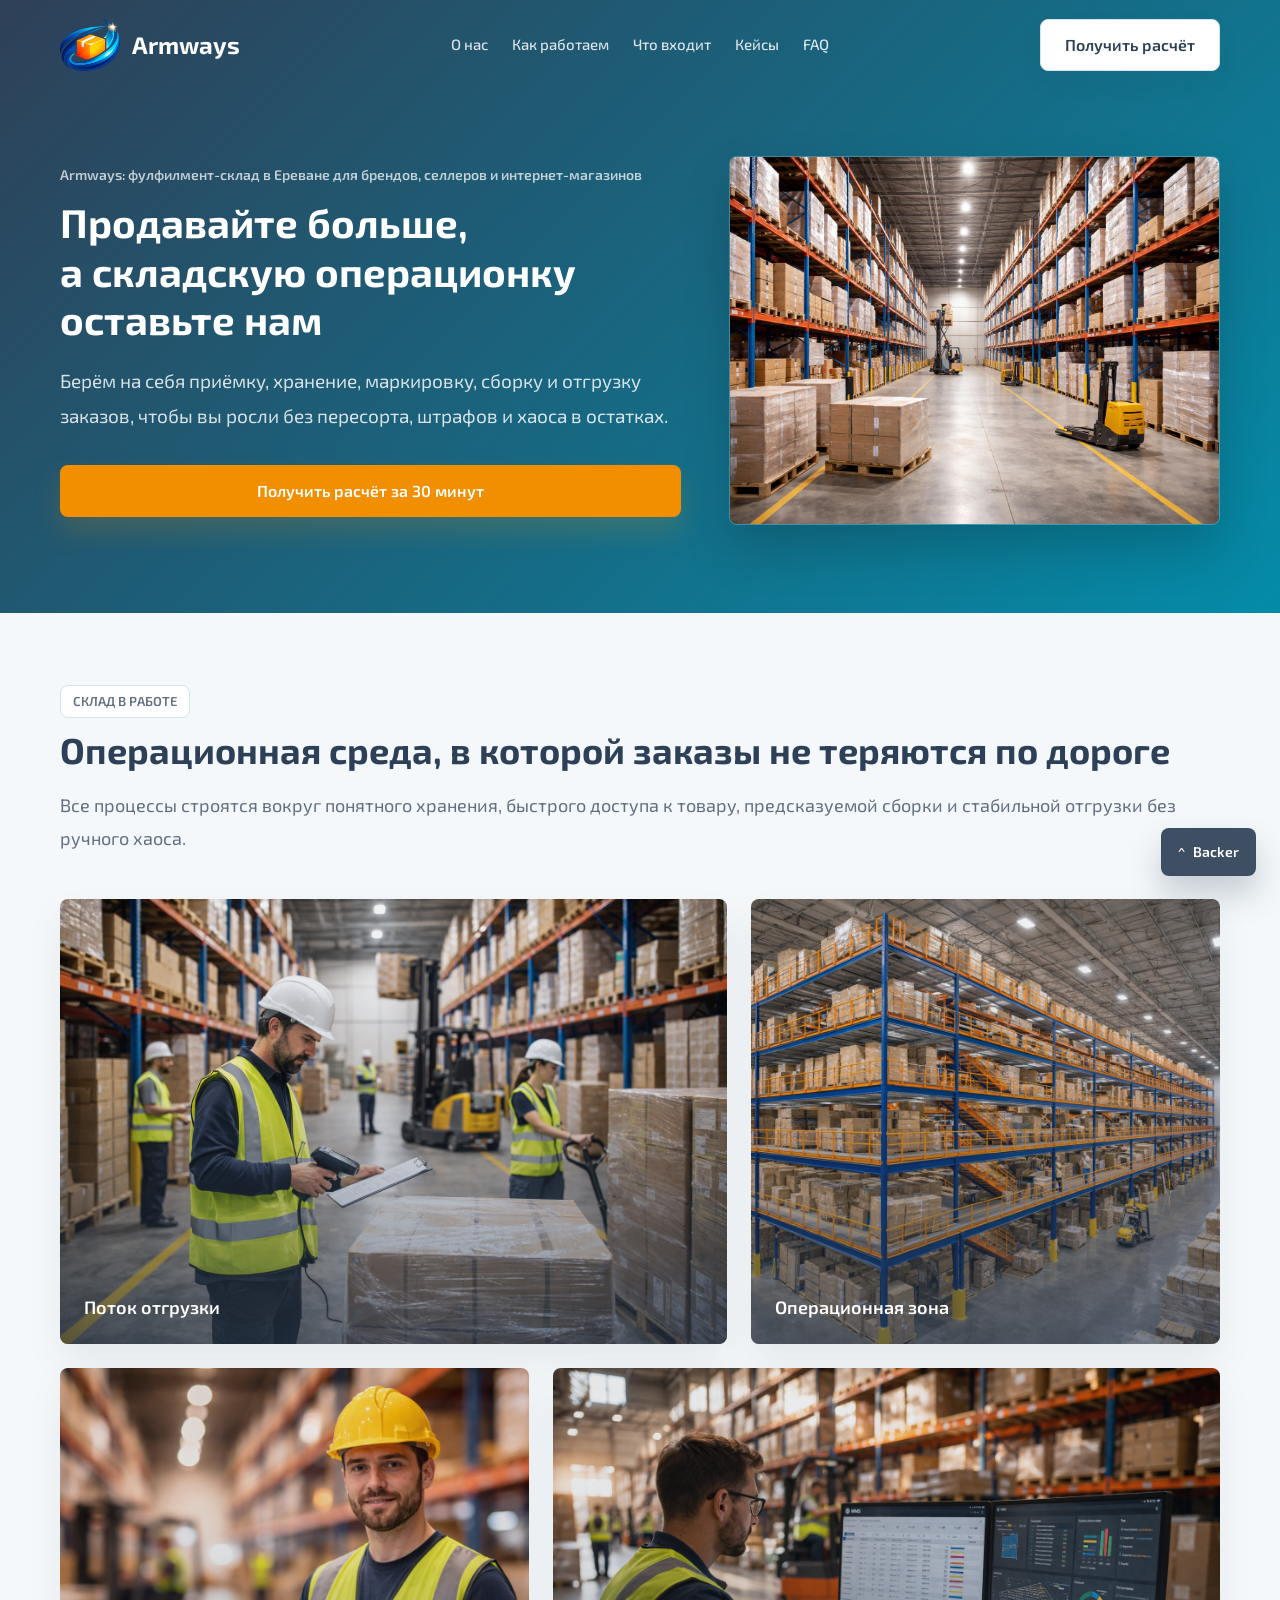
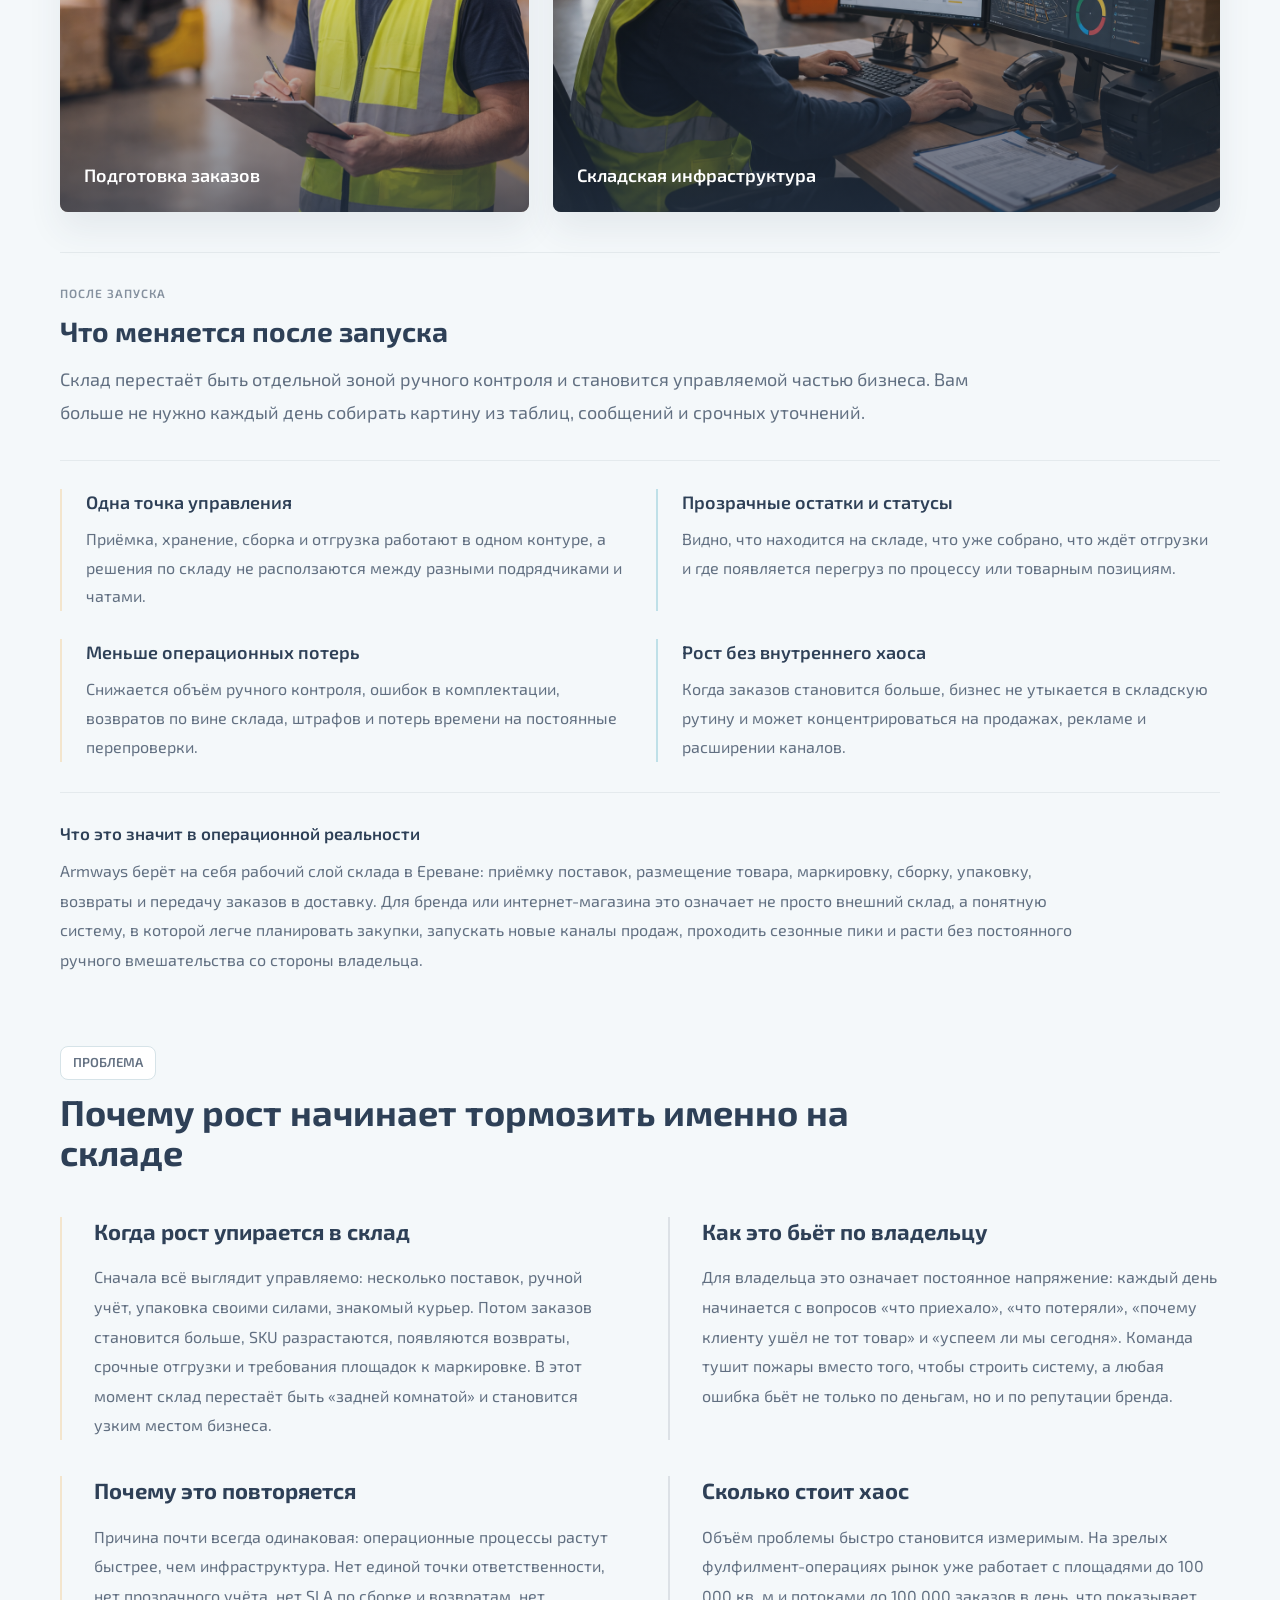
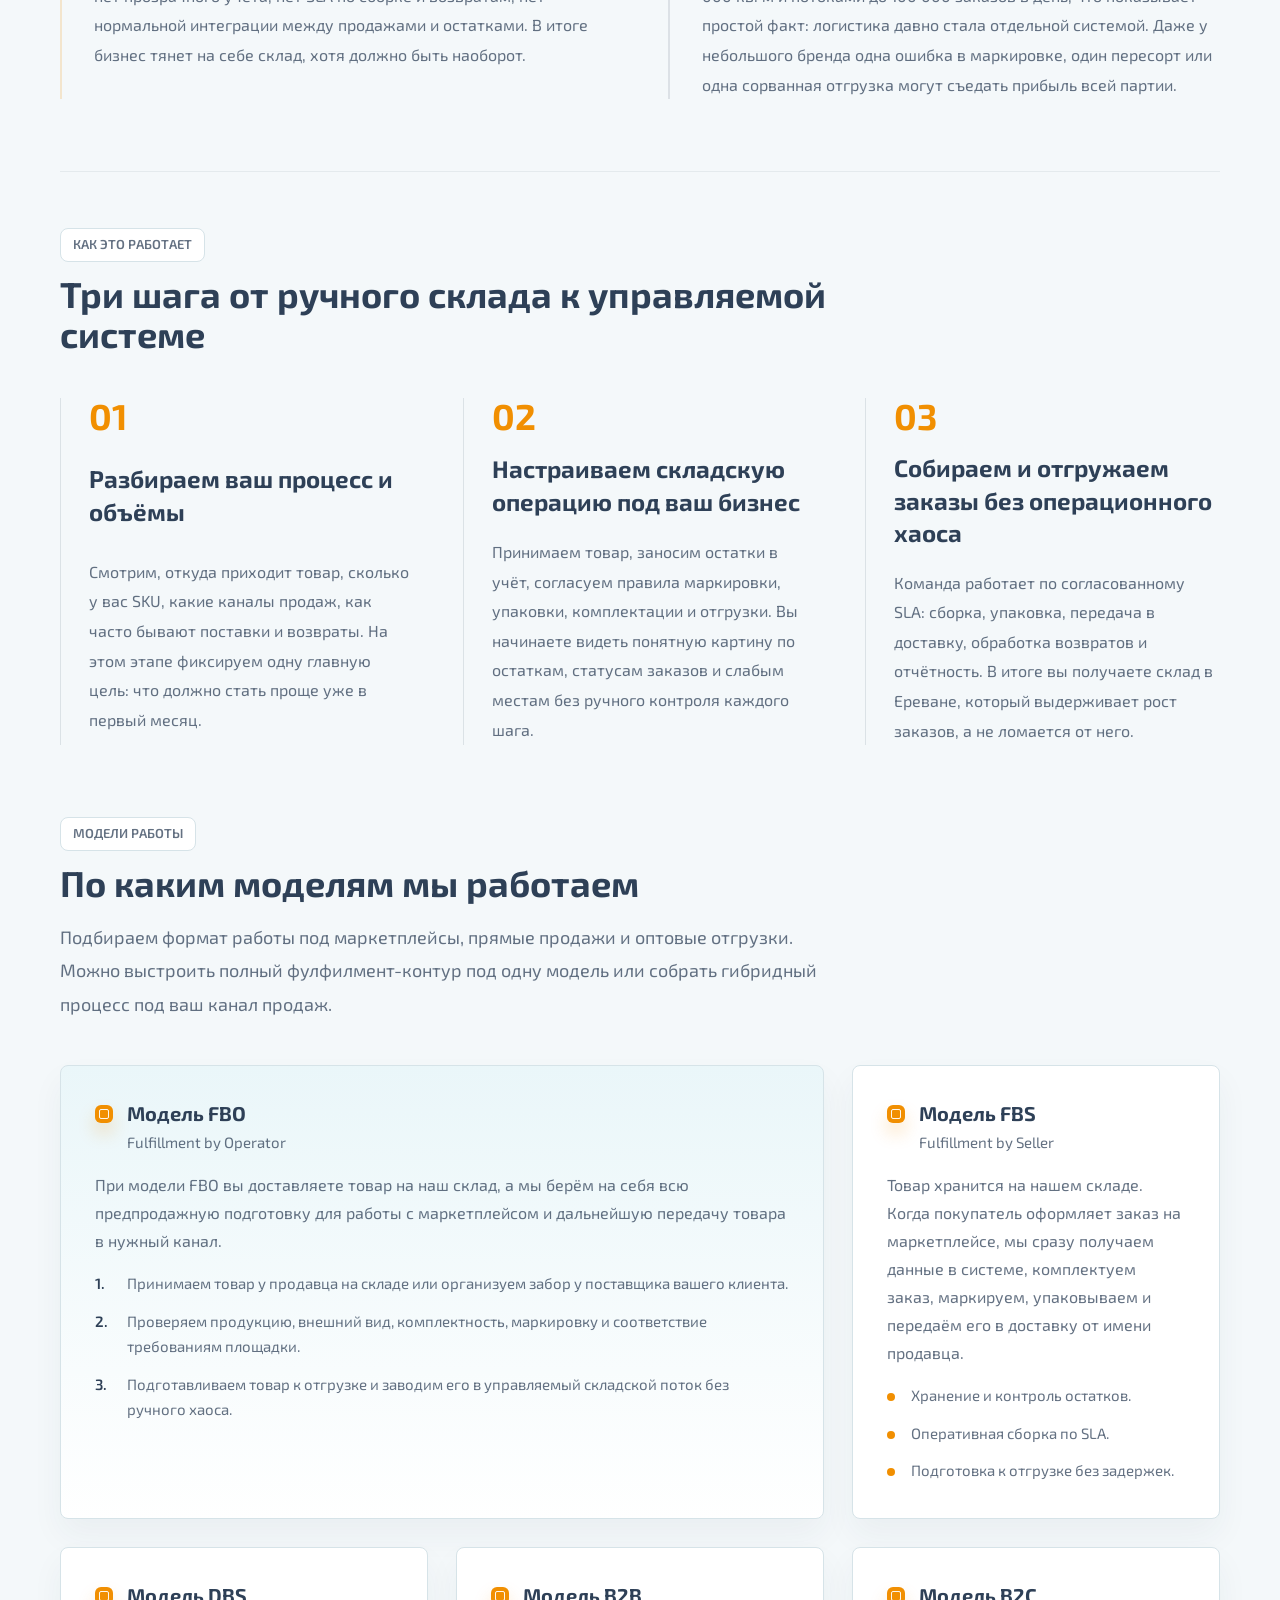
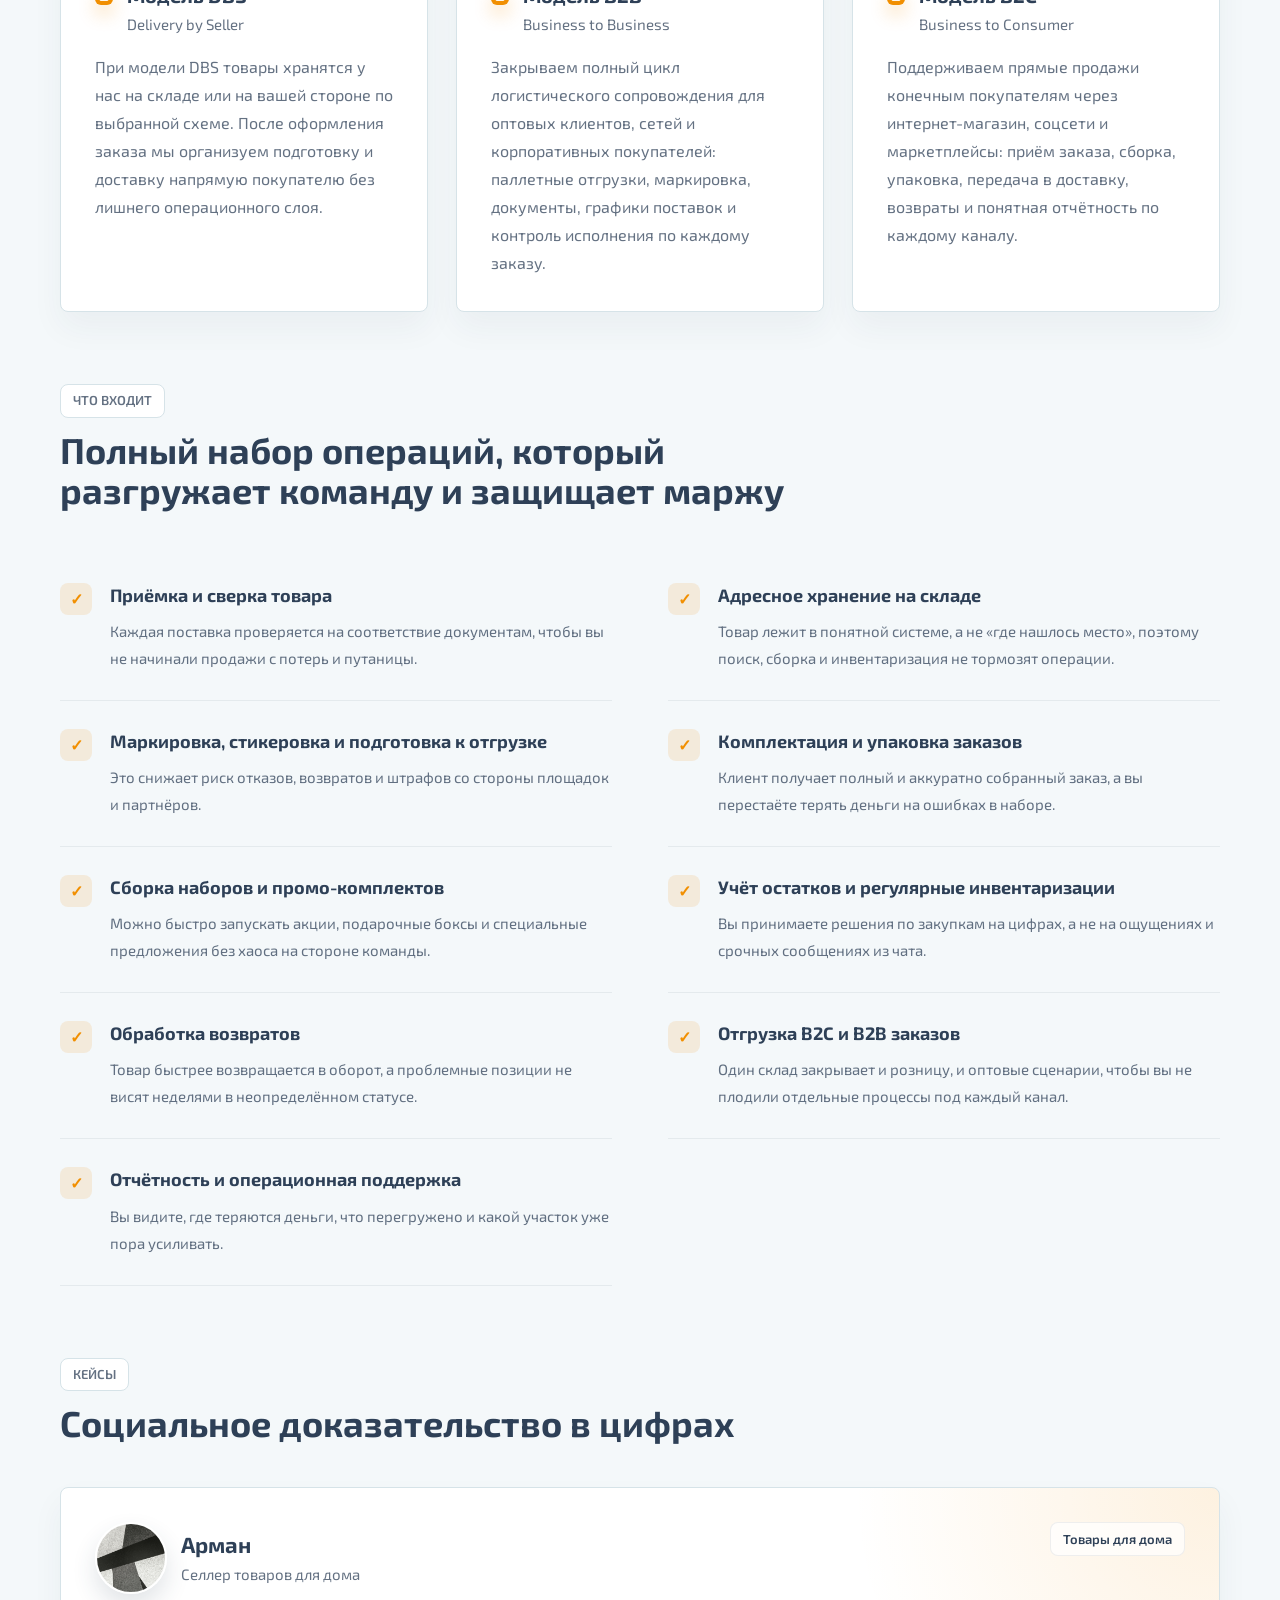
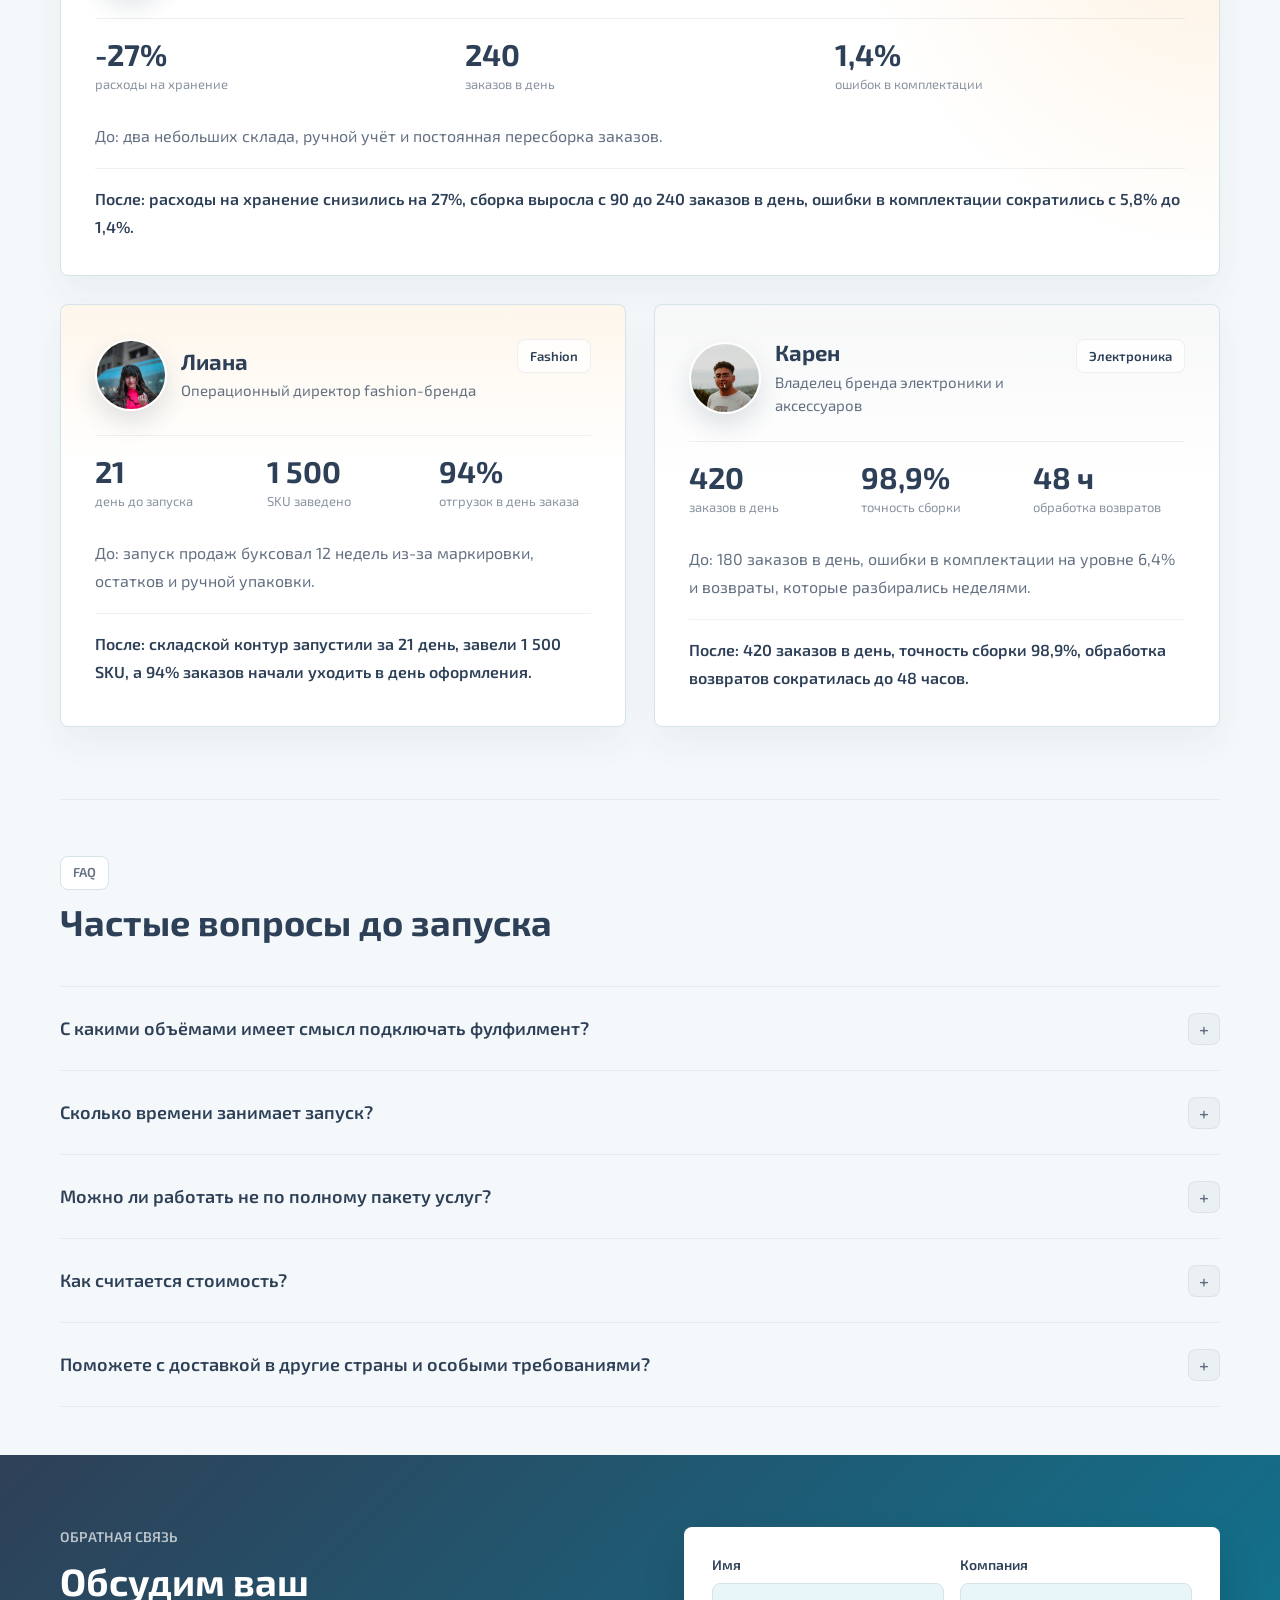
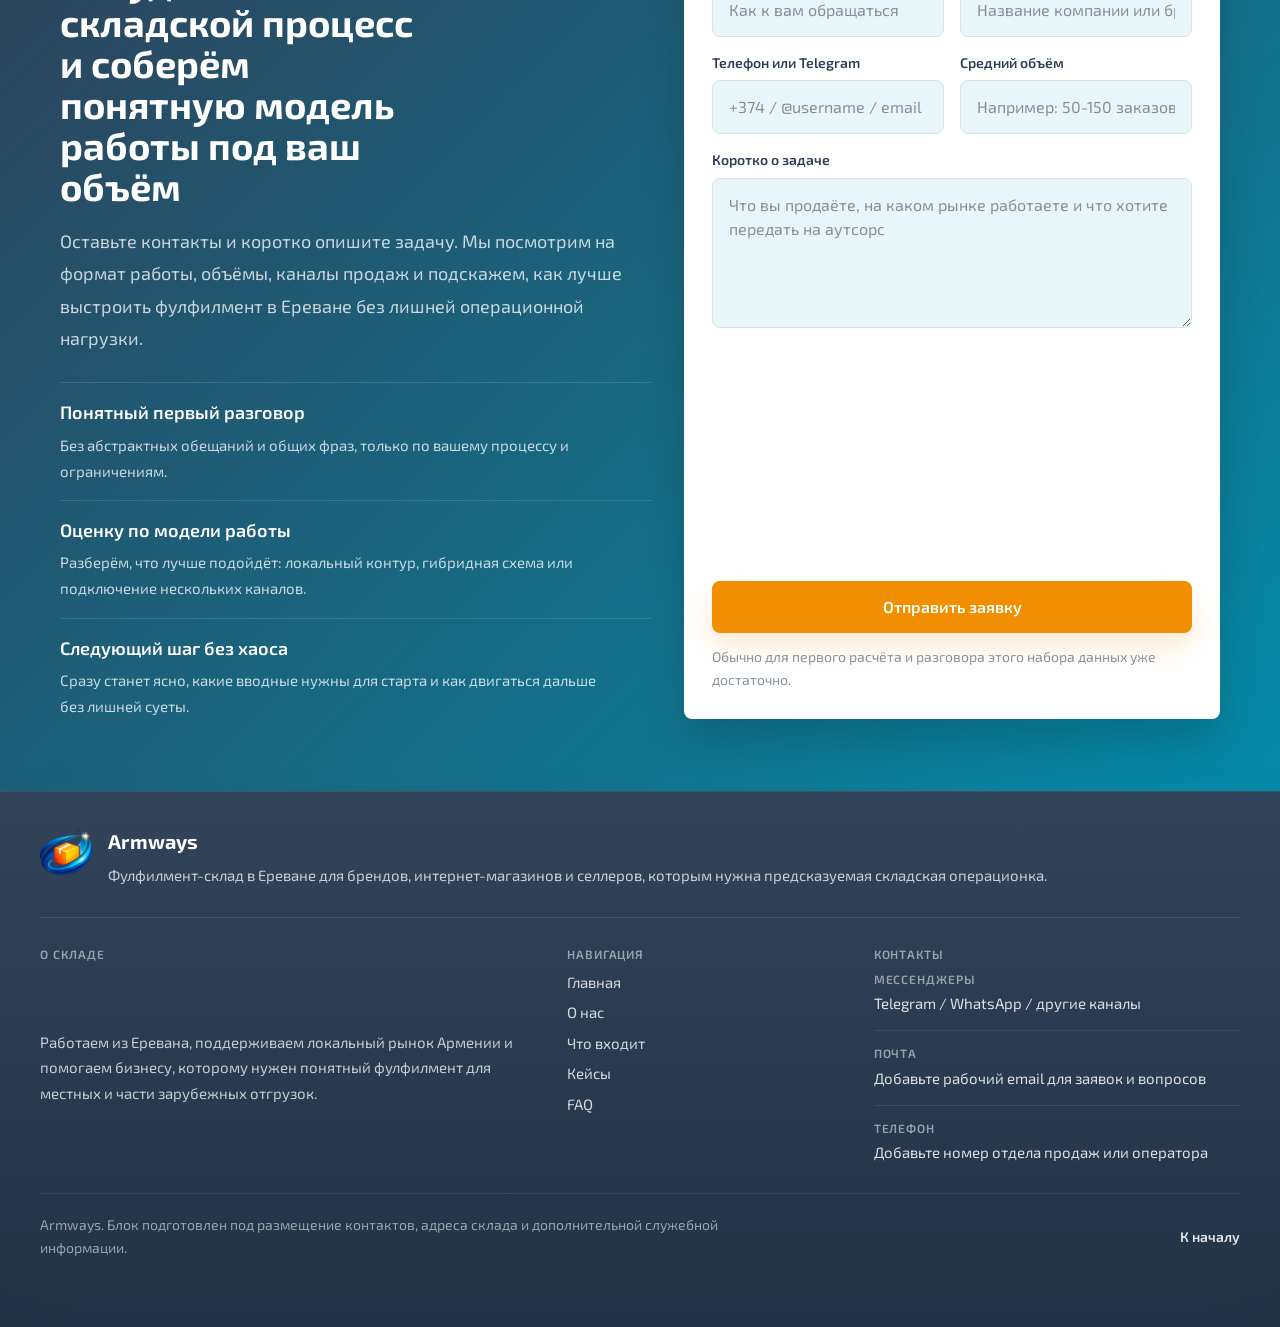
<file: index.html>
<!DOCTYPE html>
<html lang="ru">
<head>
    <meta charset="UTF-8">
    <meta name="viewport" content="width=device-width, initial-scale=1.0">
    <link rel="preconnect" href="https://fonts.googleapis.com">
    <link rel="preconnect" href="https://fonts.gstatic.com" crossorigin>
    <link href="https://fonts.googleapis.com/css2?family=Exo+2:ital,wght@0,100..900;1,100..900&family=Great+Vibes&family=Libre+Franklin:ital,wght@0,100..900;1,100..900&family=Over+the+Rainbow&family=Raleway:ital,wght@0,100..900;1,100..900&family=Space+Grotesk:wght@300..700&display=swap" rel="stylesheet">
    <link rel="stylesheet" href="src/css/styles.css">
    <meta
        name="description"
        content="Armways — фулфилмент-склад в Ереване для брендов, интернет-магазинов и селлеров: приёмка, хранение, маркировка, упаковка, сборка, отгрузка и прозрачный контроль остатков."
    >

    <!-- FAVICON -->
    <!-- Favicon Standart -->
    <link rel="icon" type="image/x-icon" href="src/graphics/favicon.ico">

    <!-- Different devices favicons -->
    <link rel="icon" type="image/png" sizes="16x16" href="src/graphics/png/favicon-16x16.png">
    <link rel="icon" type="image/png" sizes="32x32" href="src/graphics/png/favicon-32x32.png">

    <!-- Chrome-Android -->
    <link rel="icon" type="image/png" sizes="192x192" href="src/graphics/png/android-chrome-192x192.png">
    <link rel="icon" type="image/png" sizes="512x512" href="src/graphics/png/android-chrome-512x512.png">

    <!-- IOS -->
    <link rel="apple-touch-icon" sizes="180x180" href="src/graphics/png/apple-touch-icon.png">

    <!-- Android -->
    <link rel="manifest" href="src/graphics/site.webmanifest">

    <title>Armways | Фулфилмент-склад в Ереване</title>
    
    <!-- OpenGraphics for Thumbnails -->
    <!-- <meta property="og:title" content="TITLE_PAGE" />
    <meta property="og:site_name" content="SITE_NAME" />
    <meta property="og:description" content="DESCRIPTION_OF_PAGE" />
    <meta property="og:url" content="URL_ADRESS" />
    <meta property="og:type" content="website" />
    <meta property="og:image" content="PATH_TO_IMAGE" />
    <meta property="og:image:width" content="1200" />
    <meta property="og:image:height" content="630" />
    <meta property="og:image:alt" content="IMAGE_DESCRIPTION" />
    <meta property="og:locale" content="ru_RU, en_EN" /> -->

    <!-- Twitter Cards  -->
    <!-- <meta name="twitter:title" content="Заголовок страницы или статьи" />
    <meta name="twitter:description" content="Краткое описание страницы, до 200 символов" />
    <meta name="twitter:image" content="https://yourwebsite.com/path-to-image.jpg" />
    <meta name="twitter:image:alt" content="Описание изображения" /> -->
</head>

<body class="page-home">
    <div data-partial="src/partials/header.html"></div>

    <main class="landing">
        <section class="landing__section hero" id="hero" aria-labelledby="hero-title">
            <div class="hero__panel">
                <div class="hero__content">
                    <p class="hero__eyebrow">Armways: фулфилмент-склад в Ереване для брендов, селлеров и интернет-магазинов</p>
                    <h1 class="hero__title" id="hero-title">
                        <span class="hero__title-line">Продавайте больше,</span>
                        <span class="hero__title-line">а складскую операционку</span>
                        <span class="hero__title-line">оставьте нам</span>
                    </h1>
                    <p class="hero__lead">
                        Берём на себя приёмку, хранение, маркировку, сборку и отгрузку
                        заказов, чтобы вы росли без пересорта, штрафов и хаоса в
                        остатках.
                    </p>
                    <div class="hero__actions">
                        <a class="button button--primary hero__button" href="#final-cta">Получить расчёт за 30 минут</a>
                    </div>
                </div>

                <aside class="hero__aside">
                    <figure class="hero__media">
                        <img
                            class="hero__image"
                            src="src/graphics/png/phoho1.png"
                            alt="Складское помещение с готовой инфраструктурой для фулфилмента"
                            width="1536"
                            height="1024"
                        >
                    </figure>
                </aside>
            </div>
        </section>

        <section class="landing__section showcase" aria-labelledby="showcase-title">
            <div class="landing__section-header">
                <p class="landing__section-eyebrow">Склад в работе</p>
                <h2 class="landing__section-title" id="showcase-title">Операционная среда, в которой заказы не теряются по дороге</h2>
                <p class="showcase__intro">
                    Все процессы строятся вокруг понятного хранения, быстрого доступа
                    к товару, предсказуемой сборки и стабильной отгрузки без ручного
                    хаоса.
                </p>
            </div>

            <div class="showcase__grid">
                <figure class="showcase__item showcase__item--wide">
                    <img
                        class="showcase__image"
                        src="src/graphics/png/phoho2.png"
                        alt="Поток отгрузки и обработки складских операций"
                        width="1536"
                        height="1024"
                    >
                    <figcaption class="showcase__caption">Поток отгрузки</figcaption>
                </figure>

                <figure class="showcase__item">
                    <img
                        class="showcase__image"
                        src="src/graphics/png/phoho3.png"
                        alt="Операционная зона для складской обработки"
                        width="1536"
                        height="1024"
                    >
                    <figcaption class="showcase__caption">Операционная зона</figcaption>
                </figure>

                <figure class="showcase__item">
                    <img
                        class="showcase__image"
                        src="src/graphics/png/phoho4.png"
                        alt="Подготовка заказов к упаковке и дальнейшей отгрузке"
                        width="1536"
                        height="1024"
                    >
                    <figcaption class="showcase__caption">Подготовка заказов</figcaption>
                </figure>

                <figure class="showcase__item showcase__item--wide">
                    <img
                        class="showcase__image"
                        src="src/graphics/png/phoho5.png"
                        alt="Складская инфраструктура для хранения и обработки товара"
                        width="1536"
                        height="1024"
                    >
                    <figcaption class="showcase__caption">Складская инфраструктура</figcaption>
                </figure>
            </div>

            <div class="showcase__afterword" aria-labelledby="showcase-afterword-title">
                <div class="showcase__afterword-head">
                    <p class="showcase__afterword-eyebrow">После запуска</p>
                    <h3 class="showcase__afterword-title" id="showcase-afterword-title">Что меняется после запуска</h3>
                    <p class="showcase__afterword-lead">
                        Склад перестаёт быть отдельной зоной ручного контроля и становится управляемой частью бизнеса.
                        Вам больше не нужно каждый день собирать картину из таблиц, сообщений и срочных уточнений.
                    </p>
                </div>

                <div class="showcase__afterword-grid">
                    <div class="showcase__afterword-item">
                        <p class="showcase__afterword-item-title">Одна точка управления</p>
                        <p class="showcase__afterword-item-text">
                            Приёмка, хранение, сборка и отгрузка работают в одном контуре, а решения по складу не расползаются между разными подрядчиками и чатами.
                        </p>
                    </div>

                    <div class="showcase__afterword-item">
                        <p class="showcase__afterword-item-title">Прозрачные остатки и статусы</p>
                        <p class="showcase__afterword-item-text">
                            Видно, что находится на складе, что уже собрано, что ждёт отгрузки и где появляется перегруз по процессу или товарным позициям.
                        </p>
                    </div>

                    <div class="showcase__afterword-item">
                        <p class="showcase__afterword-item-title">Меньше операционных потерь</p>
                        <p class="showcase__afterword-item-text">
                            Снижается объём ручного контроля, ошибок в комплектации, возвратов по вине склада, штрафов и потерь времени на постоянные перепроверки.
                        </p>
                    </div>

                    <div class="showcase__afterword-item">
                        <p class="showcase__afterword-item-title">Рост без внутреннего хаоса</p>
                        <p class="showcase__afterword-item-text">
                            Когда заказов становится больше, бизнес не утыкается в складскую рутину и может концентрироваться на продажах, рекламе и расширении каналов.
                        </p>
                    </div>
                </div>

                <div class="showcase__afterword-note">
                    <p class="showcase__afterword-note-title">Что это значит в операционной реальности</p>
                    <p class="showcase__afterword-note-text">
                        Armways берёт на себя рабочий слой склада в Ереване: приёмку поставок, размещение товара,
                        маркировку, сборку, упаковку, возвраты и передачу заказов в доставку. Для бренда или
                        интернет-магазина это означает не просто внешний склад, а понятную систему, в которой легче
                        планировать закупки, запускать новые каналы продаж, проходить сезонные пики и расти без
                        постоянного ручного вмешательства со стороны владельца.
                    </p>
                </div>
            </div>
        </section>

        <section class="landing__section problem" id="problem" aria-labelledby="problem-title">
            <div class="landing__section-header">
                <p class="landing__section-eyebrow">Проблема</p>
                <h2 class="landing__section-title" id="problem-title">Почему рост начинает тормозить именно на складе</h2>
            </div>

            <div class="problem__grid">
                <article class="problem__card">
                    <h3 class="problem__card-title">Когда рост упирается в склад</h3>
                    <p class="problem__card-text">
                        Сначала всё выглядит управляемо: несколько поставок, ручной
                        учёт, упаковка своими силами, знакомый курьер. Потом заказов
                        становится больше, SKU разрастаются, появляются возвраты,
                        срочные отгрузки и требования площадок к маркировке. В этот
                        момент склад перестаёт быть «задней комнатой» и становится
                        узким местом бизнеса.
                    </p>
                </article>

                <article class="problem__card">
                    <h3 class="problem__card-title">Как это бьёт по владельцу</h3>
                    <p class="problem__card-text">
                        Для владельца это означает постоянное напряжение: каждый день
                        начинается с вопросов «что приехало», «что потеряли», «почему
                        клиенту ушёл не тот товар» и «успеем ли мы сегодня». Команда
                        тушит пожары вместо того, чтобы строить систему, а любая ошибка
                        бьёт не только по деньгам, но и по репутации бренда.
                    </p>
                </article>

                <article class="problem__card">
                    <h3 class="problem__card-title">Почему это повторяется</h3>
                    <p class="problem__card-text">
                        Причина почти всегда одинаковая: операционные процессы растут
                        быстрее, чем инфраструктура. Нет единой точки ответственности,
                        нет прозрачного учёта, нет SLA по сборке и возвратам, нет
                        нормальной интеграции между продажами и остатками. В итоге
                        бизнес тянет на себе склад, хотя должно быть наоборот.
                    </p>
                </article>

                <article class="problem__card">
                    <h3 class="problem__card-title">Сколько стоит хаос</h3>
                    <p class="problem__card-text">
                        Объём проблемы быстро становится измеримым. На зрелых
                        фулфилмент-операциях рынок уже работает с площадями до 100 000
                        кв. м и потоками до 100 000 заказов в день, что показывает
                        простой факт: логистика давно стала отдельной системой. Даже у
                        небольшого бренда одна ошибка в маркировке, один пересорт или
                        одна сорванная отгрузка могут съедать прибыль всей партии.
                    </p>
                </article>
            </div>
        </section>

        <section class="landing__section process" id="process" aria-labelledby="process-title">
            <div class="landing__section-header">
                <p class="landing__section-eyebrow">Как это работает</p>
                <h2 class="landing__section-title" id="process-title">Три шага от ручного склада к управляемой системе</h2>
            </div>

            <ol class="process__list">
                <li class="process__item">
                    <span class="process__step">01</span>
                    <h3 class="process__item-title">Разбираем ваш процесс и объёмы</h3>
                    <p class="process__item-text">
                        Смотрим, откуда приходит товар, сколько у вас SKU, какие
                        каналы продаж, как часто бывают поставки и возвраты. На этом
                        этапе фиксируем одну главную цель: что должно стать проще уже
                        в первый месяц.
                    </p>
                </li>
                <li class="process__item">
                    <span class="process__step">02</span>
                    <h3 class="process__item-title">Настраиваем складскую операцию под ваш бизнес</h3>
                    <p class="process__item-text">
                        Принимаем товар, заносим остатки в учёт, согласуем правила
                        маркировки, упаковки, комплектации и отгрузки. Вы начинаете
                        видеть понятную картину по остаткам, статусам заказов и
                        слабым местам без ручного контроля каждого шага.
                    </p>
                </li>
                <li class="process__item">
                    <span class="process__step">03</span>
                    <h3 class="process__item-title">Собираем и отгружаем заказы без операционного хаоса</h3>
                    <p class="process__item-text">
                        Команда работает по согласованному SLA: сборка, упаковка,
                        передача в доставку, обработка возвратов и отчётность. В
                        итоге вы получаете склад в Ереване, который выдерживает рост
                        заказов, а не ломается от него.
                    </p>
                </li>
            </ol>
        </section>

        <section class="landing__section models" id="models" aria-labelledby="models-title">
            <div class="landing__section-header">
                <p class="landing__section-eyebrow">Модели работы</p>
                <h2 class="landing__section-title" id="models-title">По каким моделям мы работаем</h2>
                <p class="models__intro">
                    Подбираем формат работы под маркетплейсы, прямые продажи и
                    оптовые отгрузки. Можно выстроить полный фулфилмент-контур под
                    одну модель или собрать гибридный процесс под ваш канал продаж.
                </p>
            </div>

            <div class="models__grid">
                <article class="models__card models__card--wide">
                    <div class="models__head">
                        <span class="models__icon" aria-hidden="true"></span>
                        <div class="models__heading">
                            <h3 class="models__title">Модель FBO</h3>
                            <p class="models__subtitle">Fulfillment by Operator</p>
                        </div>
                    </div>
                    <p class="models__text">
                        При модели FBO вы доставляете товар на наш склад, а мы
                        берём на себя всю предпродажную подготовку для работы с
                        маркетплейсом и дальнейшую передачу товара в нужный канал.
                    </p>
                    <ol class="models__list models__list--ordered">
                        <li class="models__list-item">
                            Принимаем товар у продавца на складе или организуем
                            забор у поставщика вашего клиента.
                        </li>
                        <li class="models__list-item">
                            Проверяем продукцию, внешний вид, комплектность,
                            маркировку и соответствие требованиям площадки.
                        </li>
                        <li class="models__list-item">
                            Подготавливаем товар к отгрузке и заводим его в
                            управляемый складской поток без ручного хаоса.
                        </li>
                    </ol>
                </article>

                <article class="models__card">
                    <div class="models__head">
                        <span class="models__icon" aria-hidden="true"></span>
                        <div class="models__heading">
                            <h3 class="models__title">Модель FBS</h3>
                            <p class="models__subtitle">Fulfillment by Seller</p>
                        </div>
                    </div>
                    <p class="models__text">
                        Товар хранится на нашем складе. Когда покупатель оформляет
                        заказ на маркетплейсе, мы сразу получаем данные в системе,
                        комплектуем заказ, маркируем, упаковываем и передаём его в
                        доставку от имени продавца.
                    </p>
                    <ul class="models__list">
                        <li class="models__list-item">Хранение и контроль остатков.</li>
                        <li class="models__list-item">Оперативная сборка по SLA.</li>
                        <li class="models__list-item">Подготовка к отгрузке без задержек.</li>
                    </ul>
                </article>

                <article class="models__card">
                    <div class="models__head">
                        <span class="models__icon" aria-hidden="true"></span>
                        <div class="models__heading">
                            <h3 class="models__title">Модель DBS</h3>
                            <p class="models__subtitle">Delivery by Seller</p>
                        </div>
                    </div>
                    <p class="models__text">
                        При модели DBS товары хранятся у нас на складе или на вашей
                        стороне по выбранной схеме. После оформления заказа мы
                        организуем подготовку и доставку напрямую покупателю без
                        лишнего операционного слоя.
                    </p>
                </article>

                <article class="models__card">
                    <div class="models__head">
                        <span class="models__icon" aria-hidden="true"></span>
                        <div class="models__heading">
                            <h3 class="models__title">Модель B2B</h3>
                            <p class="models__subtitle">Business to Business</p>
                        </div>
                    </div>
                    <p class="models__text">
                        Закрываем полный цикл логистического сопровождения для
                        оптовых клиентов, сетей и корпоративных покупателей:
                        паллетные отгрузки, маркировка, документы, графики поставок
                        и контроль исполнения по каждому заказу.
                    </p>
                </article>

                <article class="models__card">
                    <div class="models__head">
                        <span class="models__icon" aria-hidden="true"></span>
                        <div class="models__heading">
                            <h3 class="models__title">Модель B2C</h3>
                            <p class="models__subtitle">Business to Consumer</p>
                        </div>
                    </div>
                    <p class="models__text">
                        Поддерживаем прямые продажи конечным покупателям через
                        интернет-магазин, соцсети и маркетплейсы: приём заказа,
                        сборка, упаковка, передача в доставку, возвраты и понятная
                        отчётность по каждому каналу.
                    </p>
                </article>
            </div>
        </section>

        <section class="landing__section features" id="included" aria-labelledby="included-title">
            <div class="landing__section-header">
                <p class="landing__section-eyebrow">Что входит</p>
                <h2 class="landing__section-title" id="included-title">Полный набор операций, который разгружает команду и защищает маржу</h2>
            </div>

            <ul class="features__list">
                <li class="features__item">
                    <span class="features__icon" aria-hidden="true">✓</span>
                    <div class="features__body">
                        <h3 class="features__title">Приёмка и сверка товара</h3>
                        <p class="features__text">
                            Каждая поставка проверяется на соответствие документам,
                            чтобы вы не начинали продажи с потерь и путаницы.
                        </p>
                    </div>
                </li>
                <li class="features__item">
                    <span class="features__icon" aria-hidden="true">✓</span>
                    <div class="features__body">
                        <h3 class="features__title">Адресное хранение на складе</h3>
                        <p class="features__text">
                            Товар лежит в понятной системе, а не «где нашлось место»,
                            поэтому поиск, сборка и инвентаризация не тормозят
                            операции.
                        </p>
                    </div>
                </li>
                <li class="features__item">
                    <span class="features__icon" aria-hidden="true">✓</span>
                    <div class="features__body">
                        <h3 class="features__title">Маркировка, стикеровка и подготовка к отгрузке</h3>
                        <p class="features__text">
                            Это снижает риск отказов, возвратов и штрафов со стороны
                            площадок и партнёров.
                        </p>
                    </div>
                </li>
                <li class="features__item">
                    <span class="features__icon" aria-hidden="true">✓</span>
                    <div class="features__body">
                        <h3 class="features__title">Комплектация и упаковка заказов</h3>
                        <p class="features__text">
                            Клиент получает полный и аккуратно собранный заказ, а вы
                            перестаёте терять деньги на ошибках в наборе.
                        </p>
                    </div>
                </li>
                <li class="features__item">
                    <span class="features__icon" aria-hidden="true">✓</span>
                    <div class="features__body">
                        <h3 class="features__title">Сборка наборов и промо-комплектов</h3>
                        <p class="features__text">
                            Можно быстро запускать акции, подарочные боксы и
                            специальные предложения без хаоса на стороне команды.
                        </p>
                    </div>
                </li>
                <li class="features__item">
                    <span class="features__icon" aria-hidden="true">✓</span>
                    <div class="features__body">
                        <h3 class="features__title">Учёт остатков и регулярные инвентаризации</h3>
                        <p class="features__text">
                            Вы принимаете решения по закупкам на цифрах, а не на
                            ощущениях и срочных сообщениях из чата.
                        </p>
                    </div>
                </li>
                <li class="features__item">
                    <span class="features__icon" aria-hidden="true">✓</span>
                    <div class="features__body">
                        <h3 class="features__title">Обработка возвратов</h3>
                        <p class="features__text">
                            Товар быстрее возвращается в оборот, а проблемные позиции
                            не висят неделями в неопределённом статусе.
                        </p>
                    </div>
                </li>
                <li class="features__item">
                    <span class="features__icon" aria-hidden="true">✓</span>
                    <div class="features__body">
                        <h3 class="features__title">Отгрузка B2C и B2B заказов</h3>
                        <p class="features__text">
                            Один склад закрывает и розницу, и оптовые сценарии, чтобы
                            вы не плодили отдельные процессы под каждый канал.
                        </p>
                    </div>
                </li>
                <li class="features__item">
                    <span class="features__icon" aria-hidden="true">✓</span>
                    <div class="features__body">
                        <h3 class="features__title">Отчётность и операционная поддержка</h3>
                        <p class="features__text">
                            Вы видите, где теряются деньги, что перегружено и какой
                            участок уже пора усиливать.
                        </p>
                    </div>
                </li>
            </ul>
        </section>

        <section class="landing__section cases" id="cases" aria-labelledby="cases-title">
            <div class="landing__section-header">
                <p class="landing__section-eyebrow">Кейсы</p>
                <h2 class="landing__section-title" id="cases-title">Социальное доказательство в цифрах</h2>
            </div>

            <div class="cases__grid">
                <article class="cases__card cases__card--featured">
                    <div class="cases__top">
                        <div class="cases__profile">
                            <img
                                class="cases__avatar"
                                src="src/graphics/png/arman-photo.jpg"
                                alt="Арман, селлер товаров для дома"
                                width="2001"
                                height="3000"
                            >
                            <div class="cases__person">
                                <h3 class="cases__name">Арман</h3>
                                <p class="cases__role">Селлер товаров для дома</p>
                            </div>
                        </div>
                        <span class="cases__tag">Товары для дома</span>
                    </div>

                    <div class="cases__metrics">
                        <div class="cases__metric">
                            <span class="cases__metric-value">-27%</span>
                            <span class="cases__metric-label">расходы на хранение</span>
                        </div>
                        <div class="cases__metric">
                            <span class="cases__metric-value">240</span>
                            <span class="cases__metric-label">заказов в день</span>
                        </div>
                        <div class="cases__metric">
                            <span class="cases__metric-value">1,4%</span>
                            <span class="cases__metric-label">ошибок в комплектации</span>
                        </div>
                    </div>

                    <p class="cases__text">
                        До: два небольших склада, ручной учёт и постоянная
                        пересборка заказов.
                    </p>
                    <p class="cases__result">
                        После: расходы на хранение снизились на 27%, сборка выросла
                        с 90 до 240 заказов в день, ошибки в комплектации
                        сократились с 5,8% до 1,4%.
                    </p>
                </article>

                <article class="cases__card cases__card--accent">
                    <div class="cases__top">
                        <div class="cases__profile">
                            <img
                                class="cases__avatar"
                                src="src/graphics/png/liana-photo.jpg"
                                alt="Лиана, операционный директор fashion-бренда"
                                width="4000"
                                height="6000"
                            >
                            <div class="cases__person">
                                <h3 class="cases__name">Лиана</h3>
                                <p class="cases__role">Операционный директор fashion-бренда</p>
                            </div>
                        </div>
                        <span class="cases__tag">Fashion</span>
                    </div>

                    <div class="cases__metrics">
                        <div class="cases__metric">
                            <span class="cases__metric-value">21</span>
                            <span class="cases__metric-label">день до запуска</span>
                        </div>
                        <div class="cases__metric">
                            <span class="cases__metric-value">1 500</span>
                            <span class="cases__metric-label">SKU заведено</span>
                        </div>
                        <div class="cases__metric">
                            <span class="cases__metric-value">94%</span>
                            <span class="cases__metric-label">отгрузок в день заказа</span>
                        </div>
                    </div>

                    <p class="cases__text">
                        До: запуск продаж буксовал 12 недель из-за маркировки,
                        остатков и ручной упаковки.
                    </p>
                    <p class="cases__result">
                        После: складской контур запустили за 21 день, завели 1 500
                        SKU, а 94% заказов начали уходить в день оформления.
                    </p>
                </article>

                <article class="cases__card cases__card--contrast">
                    <div class="cases__top">
                        <div class="cases__profile">
                            <img
                                class="cases__avatar"
                                src="src/graphics/png/karen-photo.jpg"
                                alt="Карен, владелец бренда электроники и аксессуаров"
                                width="3254"
                                height="2160"
                            >
                            <div class="cases__person">
                                <h3 class="cases__name">Карен</h3>
                                <p class="cases__role">Владелец бренда электроники и аксессуаров</p>
                            </div>
                        </div>
                        <span class="cases__tag">Электроника</span>
                    </div>

                    <div class="cases__metrics">
                        <div class="cases__metric">
                            <span class="cases__metric-value">420</span>
                            <span class="cases__metric-label">заказов в день</span>
                        </div>
                        <div class="cases__metric">
                            <span class="cases__metric-value">98,9%</span>
                            <span class="cases__metric-label">точность сборки</span>
                        </div>
                        <div class="cases__metric">
                            <span class="cases__metric-value">48 ч</span>
                            <span class="cases__metric-label">обработка возвратов</span>
                        </div>
                    </div>

                    <p class="cases__text">
                        До: 180 заказов в день, ошибки в комплектации на уровне
                        6,4% и возвраты, которые разбирались неделями.
                    </p>
                    <p class="cases__result">
                        После: 420 заказов в день, точность сборки 98,9%, обработка
                        возвратов сократилась до 48 часов.
                    </p>
                </article>
            </div>
        </section>

        <section class="landing__section faq" id="faq" aria-labelledby="faq-title">
            <div class="landing__section-header">
                <p class="landing__section-eyebrow">FAQ</p>
                <h2 class="landing__section-title" id="faq-title">Частые вопросы до запуска</h2>
            </div>

            <div class="faq__list">
                <details class="faq__item">
                    <summary class="faq__question">С какими объёмами имеет смысл подключать фулфилмент?</summary>
                    <p class="faq__answer">
                        Не только с тысячами заказов. Если у вас уже есть регулярные
                        поставки, несколько каналов продаж и команда начинает
                        вязнуть в сборке, внешний склад обычно выгоднее ручного
                        хаоса.
                    </p>
                </details>
                <details class="faq__item">
                    <summary class="faq__question">Сколько времени занимает запуск?</summary>
                    <p class="faq__answer">
                        Зависит от количества SKU, правил маркировки и сложности
                        процессов. Простые проекты можно подготовить быстро, более
                        сложные требуют аудита, тестовой приёмки и настройки
                        операций. Сначала фиксируем этапы, потом называем реальный
                        срок.
                    </p>
                </details>
                <details class="faq__item">
                    <summary class="faq__question">Можно ли работать не по полному пакету услуг?</summary>
                    <p class="faq__answer">
                        Да, но максимальный эффект чаще всего даёт связка приёмки,
                        учёта, маркировки, сборки и отгрузки. Проблема редко живёт
                        только в одном месте, поэтому мы считаем экономику целиком.
                    </p>
                </details>
                <details class="faq__item">
                    <summary class="faq__question">Как считается стоимость?</summary>
                    <p class="faq__answer">
                        Обычно из нескольких блоков: приёмка, хранение, операции с
                        товаром, сборка, упаковка, отгрузка и возвраты. Прозрачная
                        смета до старта полезнее низкой цены в первой строке
                        прайса.
                    </p>
                </details>
                <details class="faq__item">
                    <summary class="faq__question">Поможете с доставкой в другие страны и особыми требованиями?</summary>
                    <p class="faq__answer">
                        Это зависит от категории товара, маршрута, документов и
                        правил конкретной площадки. Здесь лучше считать кейс
                        отдельно. (Свяжись со мной, я помогу)
                    </p>
                </details>
            </div>
        </section>

        <section class="landing__section cta cta--legacy" aria-hidden="true">
            <div class="cta__panel">
                <p class="cta__eyebrow">Финальный шаг</p>
                <h2 class="cta__title">Если хотите расти без складского хаоса, начните с расчёта под ваши объёмы</h2>
                <p class="cta__text">
                    Гарантия прозрачности: до старта фиксируем состав услуг,
                    экономику и SLA, чтобы вы понимали, за что платите и какой
                    результат получаете.
                </p>
                <div class="cta__actions">
                    <button class="button button--primary cta__button" type="button">Оставить заявку на расчёт</button>
                </div>
                <p class="cta__note">
                    Для точного расчёта обычно достаточно четырёх вводных:
                    количество SKU, среднее число заказов в день, тип товара и ваши
                    каналы продаж.
                </p>
            </div>
        </section>
        <div data-partial="src/partials/cta.html"></div>
    </main>

    <div data-partial="src/partials/footer.html"></div>

    <a class="backer" href="#site-header" aria-label="Вернуться к началу страницы">Backer</a>

    <script src="scripts-js-php/script.js"></script>
</body>
</html>
</file>
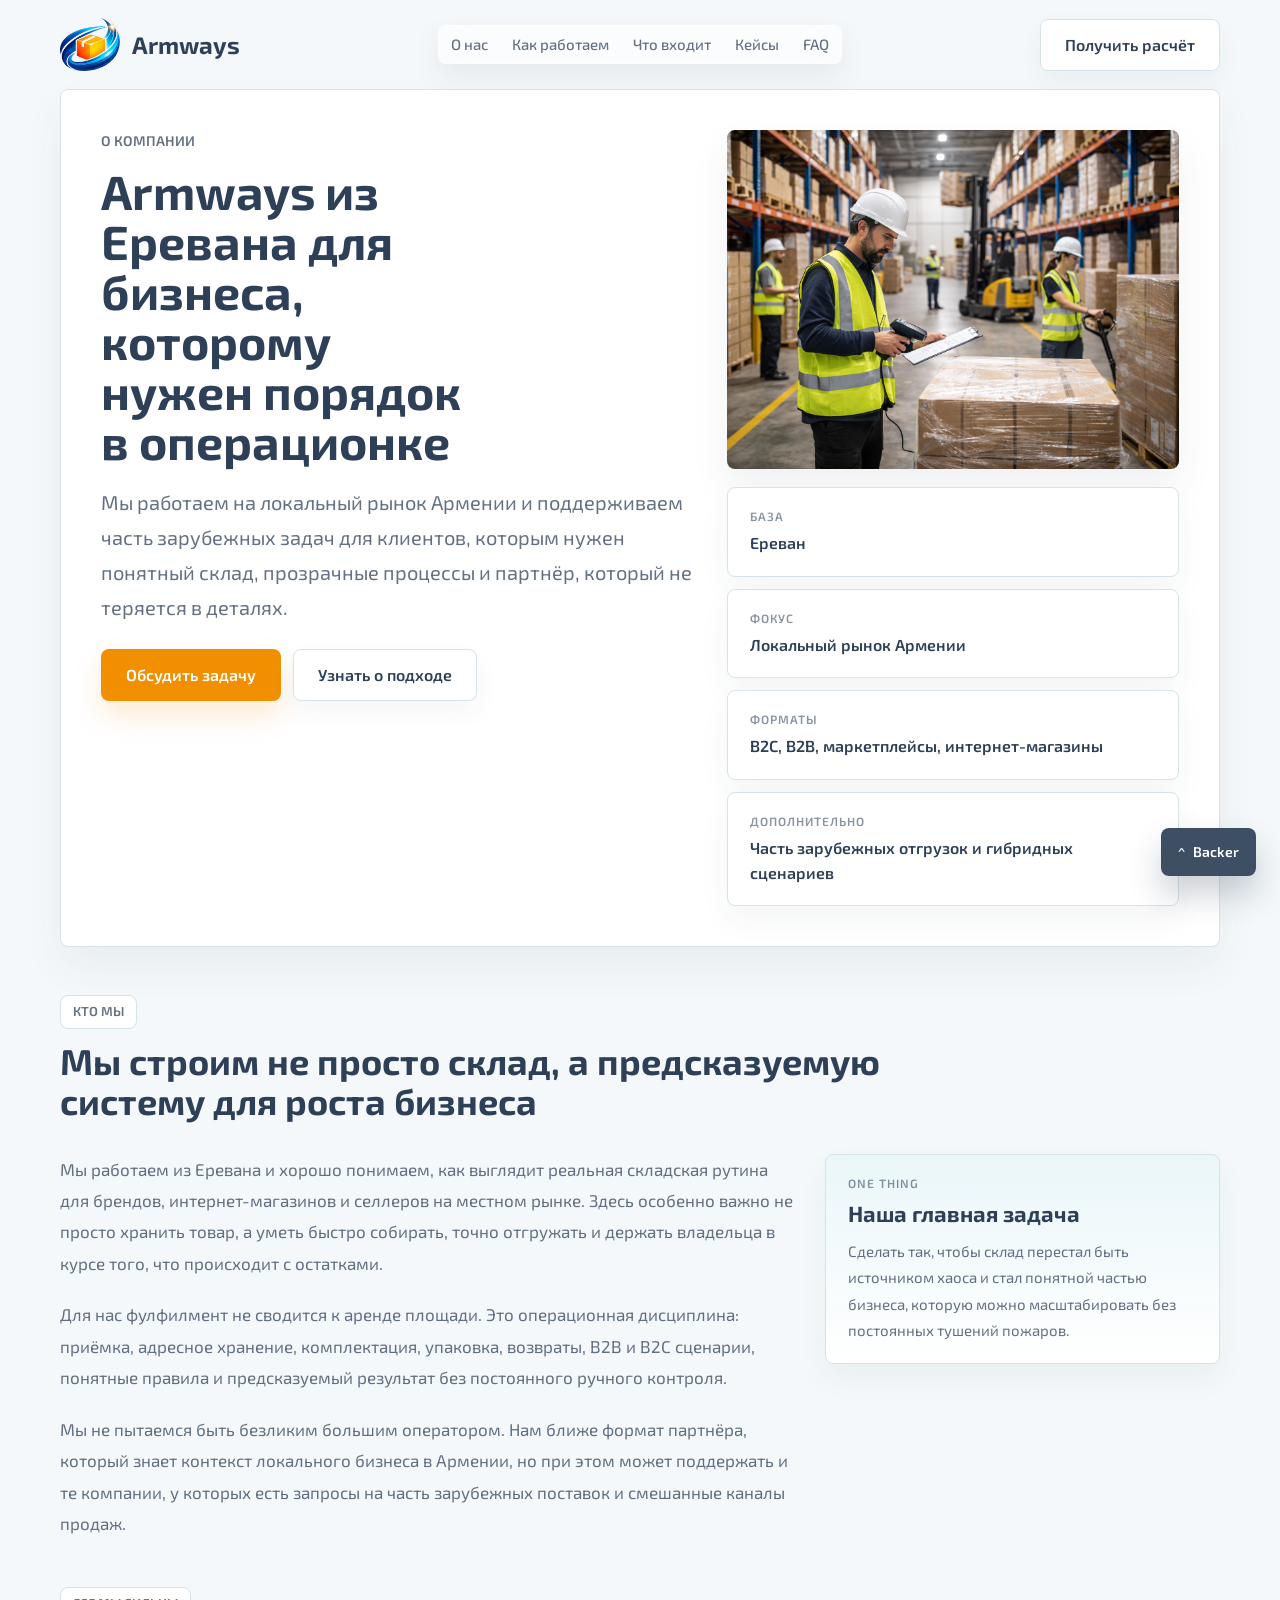
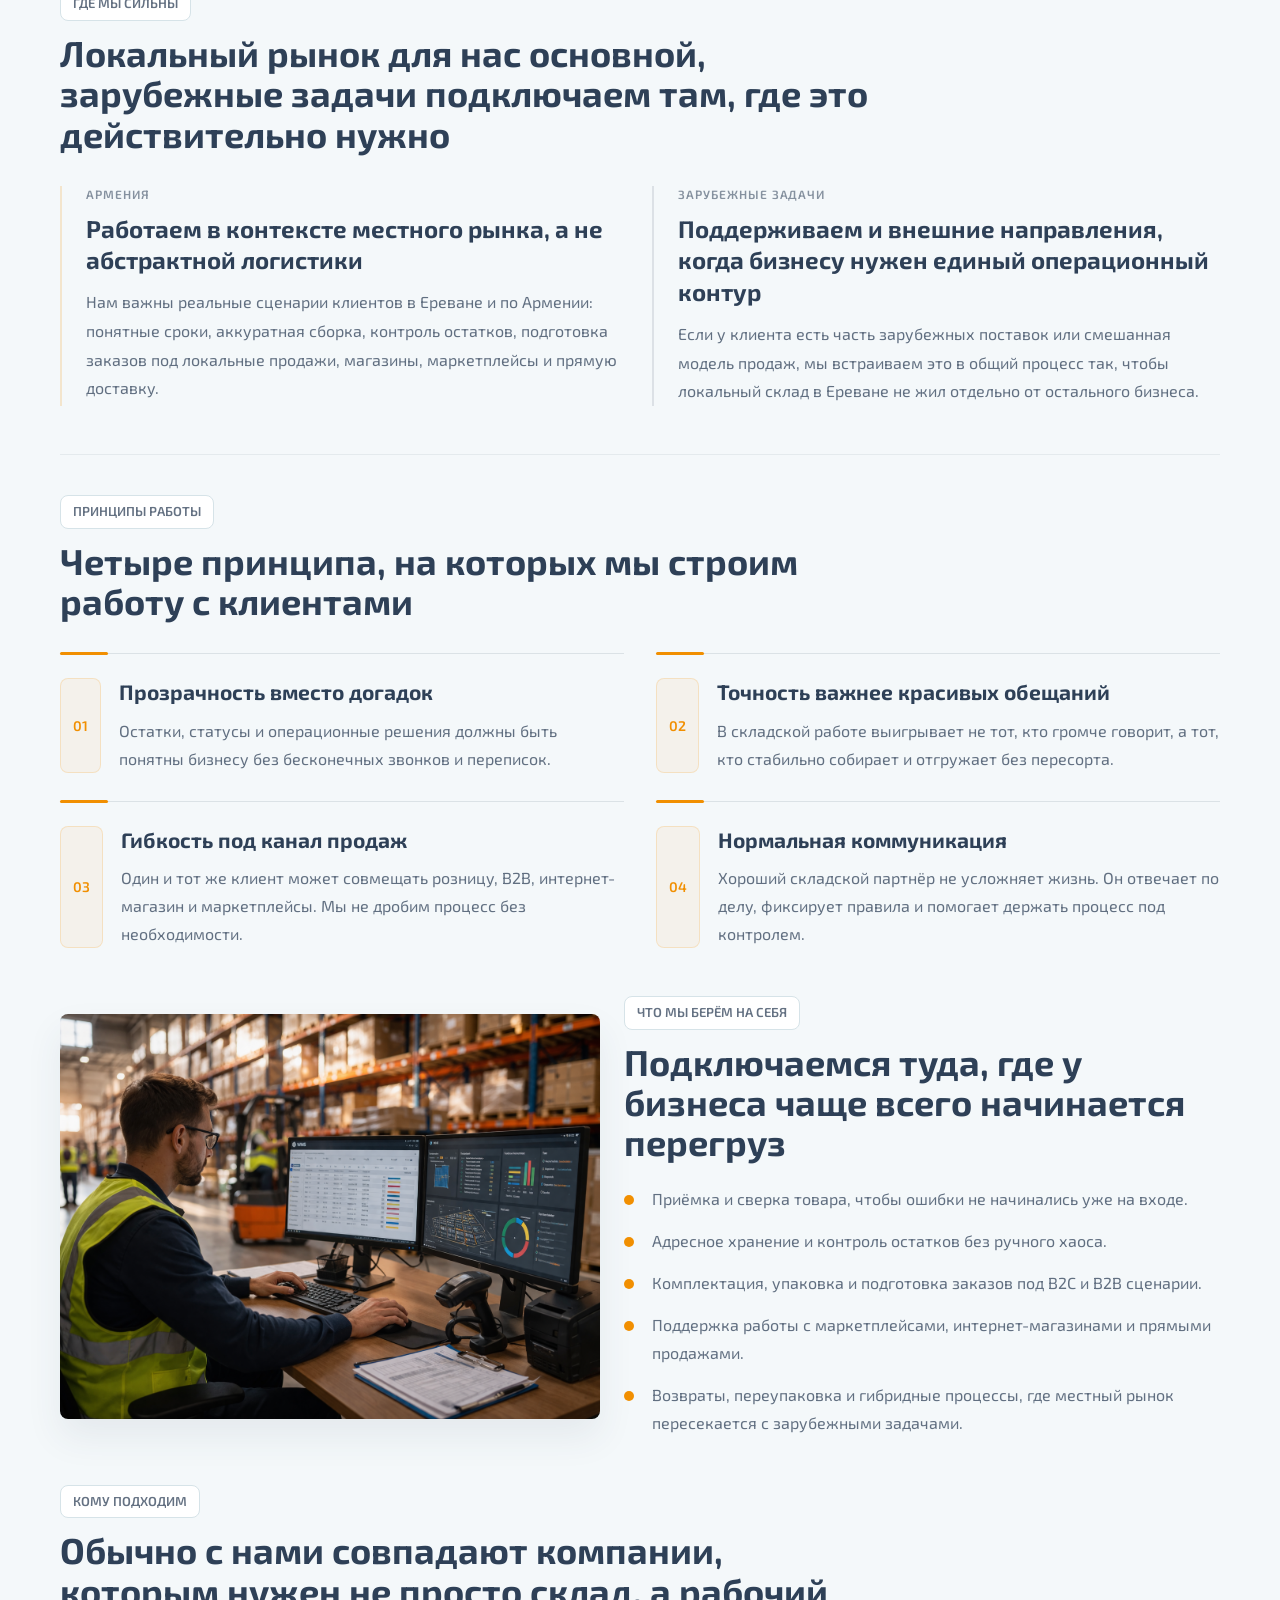
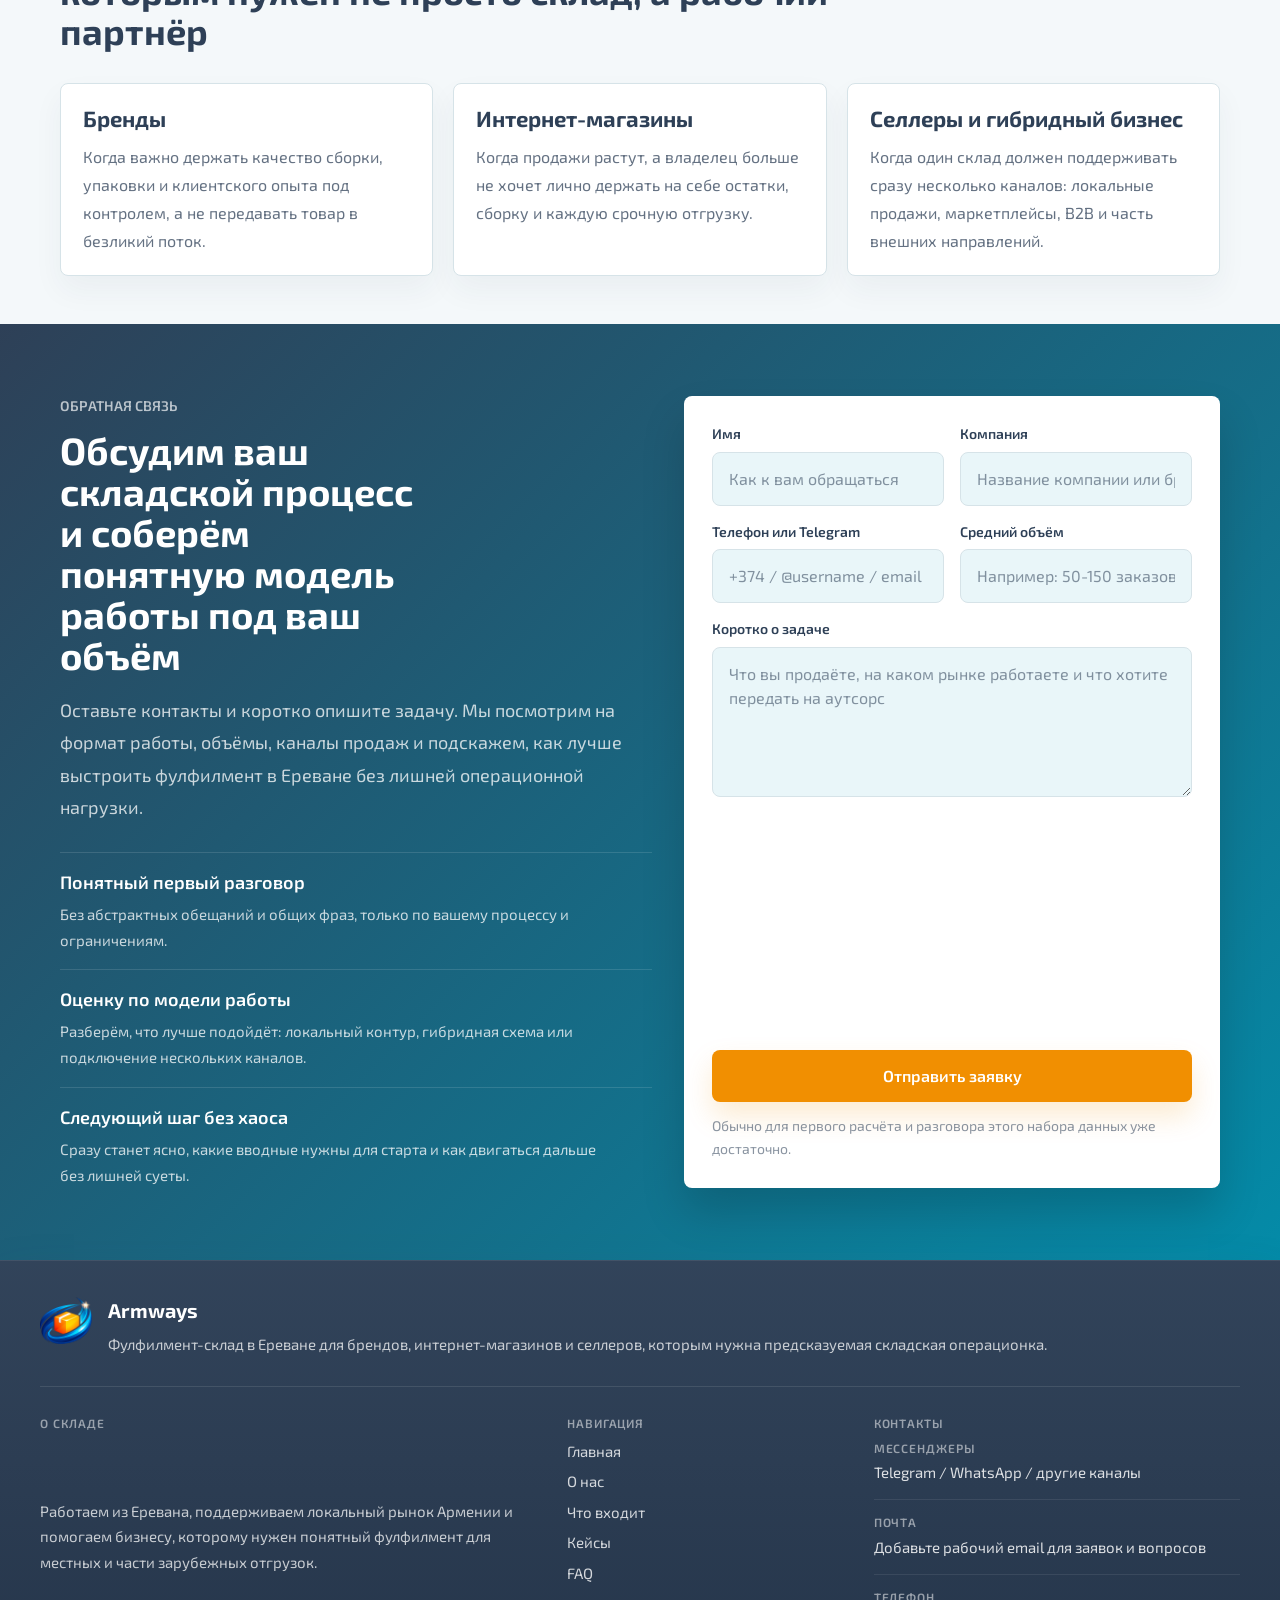
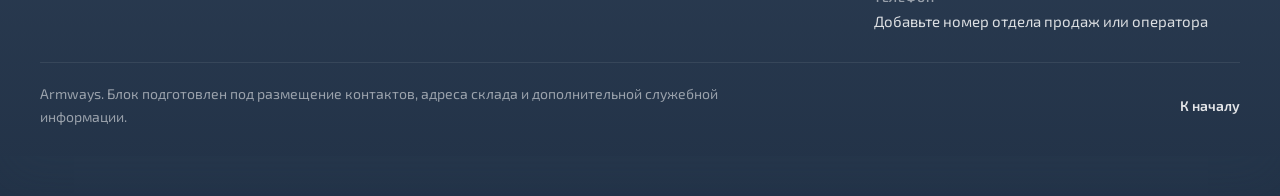
<file: about.html>
<!DOCTYPE html>
<html lang="ru">
<head>
    <meta charset="UTF-8">
    <meta name="viewport" content="width=device-width, initial-scale=1.0">
    <link rel="preconnect" href="https://fonts.googleapis.com">
    <link rel="preconnect" href="https://fonts.gstatic.com" crossorigin>
    <link href="https://fonts.googleapis.com/css2?family=Exo+2:ital,wght@0,100..900;1,100..900&family=Great+Vibes&family=Libre+Franklin:ital,wght@0,100..900;1,100..900&family=Over+the+Rainbow&family=Raleway:ital,wght@0,100..900;1,100..900&family=Space+Grotesk:wght@300..700&display=swap" rel="stylesheet">
    <link rel="stylesheet" href="src/css/styles.css">
    <meta
        name="description"
        content="О компании Armways: локальная команда из Еревана для брендов, интернет-магазинов и селлеров, которым нужен понятный складской партнёр для работы на рынке Армении и части зарубежных поставок."
    >

    <link rel="icon" type="image/x-icon" href="src/graphics/favicon.ico">
    <link rel="icon" type="image/png" sizes="16x16" href="src/graphics/png/favicon-16x16.png">
    <link rel="icon" type="image/png" sizes="32x32" href="src/graphics/png/favicon-32x32.png">
    <link rel="icon" type="image/png" sizes="192x192" href="src/graphics/png/android-chrome-192x192.png">
    <link rel="icon" type="image/png" sizes="512x512" href="src/graphics/png/android-chrome-512x512.png">
    <link rel="apple-touch-icon" sizes="180x180" href="src/graphics/png/apple-touch-icon.png">
    <link rel="manifest" href="src/graphics/site.webmanifest">

    <title>О нас | Armways</title>
</head>

<body>
    <div data-partial="src/partials/header.html"></div>

    <main class="about-page">
        <section class="about-page__section about-hero" aria-labelledby="about-hero-title">
            <div class="about-hero__panel">
                <div class="about-hero__content">
                    <p class="about-hero__eyebrow">О компании</p>
                    <h1 class="about-hero__title" id="about-hero-title">Armways из Еревана для бизнеса, которому нужен порядок в операционке</h1>
                    <p class="about-hero__lead">
                        Мы работаем на локальный рынок Армении и поддерживаем часть зарубежных задач для клиентов,
                        которым нужен понятный склад, прозрачные процессы и партнёр, который не теряется в деталях.
                    </p>
                    <div class="about-hero__actions">
                        <a class="button button--primary" href="#final-cta">Обсудить задачу</a>
                        <a class="button button--secondary" href="#about-story">Узнать о подходе</a>
                    </div>
                </div>

                <aside class="about-hero__aside">
                    <figure class="about-hero__media">
                        <img
                            class="about-hero__image"
                            src="src/graphics/png/phoho2.png"
                            alt="Фулфилмент-склад в Ереване"
                            width="1536"
                            height="1024"
                        >
                    </figure>

                    <ul class="about-hero__facts" aria-label="Ключевые факты о компании">
                        <li class="about-hero__fact">
                            <span class="about-hero__fact-label">База</span>
                            <span class="about-hero__fact-value">Ереван</span>
                        </li>
                        <li class="about-hero__fact">
                            <span class="about-hero__fact-label">Фокус</span>
                            <span class="about-hero__fact-value">Локальный рынок Армении</span>
                        </li>
                        <li class="about-hero__fact">
                            <span class="about-hero__fact-label">Форматы</span>
                            <span class="about-hero__fact-value">B2C, B2B, маркетплейсы, интернет-магазины</span>
                        </li>
                        <li class="about-hero__fact">
                            <span class="about-hero__fact-label">Дополнительно</span>
                            <span class="about-hero__fact-value">Часть зарубежных отгрузок и гибридных сценариев</span>
                        </li>
                    </ul>
                </aside>
            </div>
        </section>

        <section class="about-page__section about-story" id="about-story" aria-labelledby="about-story-title">
            <div class="about-page__section-header">
                <p class="about-page__eyebrow">Кто мы</p>
                <h2 class="about-page__title" id="about-story-title">Мы строим не просто склад, а предсказуемую систему для роста бизнеса</h2>
            </div>

            <div class="about-story__layout">
                <div class="about-story__content">
                    <p class="about-story__text">
                        Мы работаем из Еревана и хорошо понимаем, как выглядит реальная складская рутина для брендов,
                        интернет-магазинов и селлеров на местном рынке. Здесь особенно важно не просто хранить товар,
                        а уметь быстро собирать, точно отгружать и держать владельца в курсе того, что происходит с остатками.
                    </p>
                    <p class="about-story__text">
                        Для нас фулфилмент не сводится к аренде площади. Это операционная дисциплина: приёмка, адресное
                        хранение, комплектация, упаковка, возвраты, B2B и B2C сценарии, понятные правила и предсказуемый
                        результат без постоянного ручного контроля.
                    </p>
                    <p class="about-story__text">
                        Мы не пытаемся быть безликим большим оператором. Нам ближе формат партнёра, который знает контекст
                        локального бизнеса в Армении, но при этом может поддержать и те компании, у которых есть запросы
                        на часть зарубежных поставок и смешанные каналы продаж.
                    </p>
                </div>

                <aside class="about-story__note">
                    <p class="about-story__note-label">One Thing</p>
                    <p class="about-story__note-title">Наша главная задача</p>
                    <p class="about-story__note-text">
                        Сделать так, чтобы склад перестал быть источником хаоса и стал понятной частью бизнеса, которую
                        можно масштабировать без постоянных тушений пожаров.
                    </p>
                </aside>
            </div>
        </section>

        <section class="about-page__section about-market" aria-labelledby="about-market-title">
            <div class="about-page__section-header">
                <p class="about-page__eyebrow">Где мы сильны</p>
                <h2 class="about-page__title" id="about-market-title">Локальный рынок для нас основной, зарубежные задачи подключаем там, где это действительно нужно</h2>
            </div>

            <div class="about-market__grid">
                <article class="about-market__item">
                    <p class="about-market__item-label">Армения</p>
                    <h3 class="about-market__item-title">Работаем в контексте местного рынка, а не абстрактной логистики</h3>
                    <p class="about-market__item-text">
                        Нам важны реальные сценарии клиентов в Ереване и по Армении: понятные сроки, аккуратная сборка,
                        контроль остатков, подготовка заказов под локальные продажи, магазины, маркетплейсы и прямую доставку.
                    </p>
                </article>

                <article class="about-market__item">
                    <p class="about-market__item-label">Зарубежные задачи</p>
                    <h3 class="about-market__item-title">Поддерживаем и внешние направления, когда бизнесу нужен единый операционный контур</h3>
                    <p class="about-market__item-text">
                        Если у клиента есть часть зарубежных поставок или смешанная модель продаж, мы встраиваем это в общий
                        процесс так, чтобы локальный склад в Ереване не жил отдельно от остального бизнеса.
                    </p>
                </article>
            </div>
        </section>

        <section class="about-page__section about-principles" aria-labelledby="about-principles-title">
            <div class="about-page__section-header">
                <p class="about-page__eyebrow">Принципы работы</p>
                <h2 class="about-page__title" id="about-principles-title">Четыре принципа, на которых мы строим работу с клиентами</h2>
            </div>

            <ol class="about-principles__list">
                <li class="about-principles__item">
                    <span class="about-principles__step">01</span>
                    <div class="about-principles__body">
                        <h3 class="about-principles__title">Прозрачность вместо догадок</h3>
                        <p class="about-principles__text">
                            Остатки, статусы и операционные решения должны быть понятны бизнесу без бесконечных звонков и переписок.
                        </p>
                    </div>
                </li>
                <li class="about-principles__item">
                    <span class="about-principles__step">02</span>
                    <div class="about-principles__body">
                        <h3 class="about-principles__title">Точность важнее красивых обещаний</h3>
                        <p class="about-principles__text">
                            В складской работе выигрывает не тот, кто громче говорит, а тот, кто стабильно собирает и отгружает без пересорта.
                        </p>
                    </div>
                </li>
                <li class="about-principles__item">
                    <span class="about-principles__step">03</span>
                    <div class="about-principles__body">
                        <h3 class="about-principles__title">Гибкость под канал продаж</h3>
                        <p class="about-principles__text">
                            Один и тот же клиент может совмещать розницу, B2B, интернет-магазин и маркетплейсы. Мы не дробим процесс без необходимости.
                        </p>
                    </div>
                </li>
                <li class="about-principles__item">
                    <span class="about-principles__step">04</span>
                    <div class="about-principles__body">
                        <h3 class="about-principles__title">Нормальная коммуникация</h3>
                        <p class="about-principles__text">
                            Хороший складской партнёр не усложняет жизнь. Он отвечает по делу, фиксирует правила и помогает держать процесс под контролем.
                        </p>
                    </div>
                </li>
            </ol>
        </section>

        <section class="about-page__section about-capabilities" aria-labelledby="about-capabilities-title">
            <div class="about-capabilities__layout">
                <figure class="about-capabilities__media">
                    <img
                        class="about-capabilities__image"
                        src="src/graphics/png/phoho5.png"
                        alt="Операционная работа склада в Ереване"
                        width="1536"
                        height="1024"
                    >
                </figure>

                <div class="about-capabilities__content">
                    <p class="about-page__eyebrow">Что мы берём на себя</p>
                    <h2 class="about-page__title" id="about-capabilities-title">Подключаемся туда, где у бизнеса чаще всего начинается перегруз</h2>
                    <ul class="about-capabilities__list">
                        <li class="about-capabilities__item">Приёмка и сверка товара, чтобы ошибки не начинались уже на входе.</li>
                        <li class="about-capabilities__item">Адресное хранение и контроль остатков без ручного хаоса.</li>
                        <li class="about-capabilities__item">Комплектация, упаковка и подготовка заказов под B2C и B2B сценарии.</li>
                        <li class="about-capabilities__item">Поддержка работы с маркетплейсами, интернет-магазинами и прямыми продажами.</li>
                        <li class="about-capabilities__item">Возвраты, переупаковка и гибридные процессы, где местный рынок пересекается с зарубежными задачами.</li>
                    </ul>
                </div>
            </div>
        </section>

        <section class="about-page__section about-fit" aria-labelledby="about-fit-title">
            <div class="about-page__section-header">
                <p class="about-page__eyebrow">Кому подходим</p>
                <h2 class="about-page__title" id="about-fit-title">Обычно с нами совпадают компании, которым нужен не просто склад, а рабочий партнёр</h2>
            </div>

            <div class="about-fit__grid">
                <article class="about-fit__item">
                    <h3 class="about-fit__title">Бренды</h3>
                    <p class="about-fit__text">
                        Когда важно держать качество сборки, упаковки и клиентского опыта под контролем, а не передавать товар в безликий поток.
                    </p>
                </article>
                <article class="about-fit__item">
                    <h3 class="about-fit__title">Интернет-магазины</h3>
                    <p class="about-fit__text">
                        Когда продажи растут, а владелец больше не хочет лично держать на себе остатки, сборку и каждую срочную отгрузку.
                    </p>
                </article>
                <article class="about-fit__item">
                    <h3 class="about-fit__title">Селлеры и гибридный бизнес</h3>
                    <p class="about-fit__text">
                        Когда один склад должен поддерживать сразу несколько каналов: локальные продажи, маркетплейсы, B2B и часть внешних направлений.
                    </p>
                </article>
            </div>
        </section>

        <section class="about-page__section about-cta about-cta--legacy" aria-hidden="true">
            <div class="about-cta__panel">
                <p class="about-cta__eyebrow">Дальше по делу</p>
                <h2 class="about-cta__title" id="about-cta-title">Если нужен склад в Ереване, который понимает локальный рынок и не ломается на нестандартных задачах, давайте обсудим процесс</h2>
                <p class="about-cta__text">
                    Расскажите, с каким объёмом, каналами продаж и типом товара вы работаете. Мы посмотрим,
                    как это лучше собрать в понятную операционную модель.
                </p>
                <div class="about-cta__actions">
                    <a class="button button--primary about-cta__button" href="#final-cta">Оставить заявку</a>
                </div>
            </div>
        </section>
        <div data-partial="src/partials/cta.html"></div>
    </main>

    <div data-partial="src/partials/footer.html"></div>

    <a class="backer" href="#site-header" aria-label="Вернуться к началу страницы">Backer</a>

    <script src="scripts-js-php/script.js"></script>
</body>
</html>
</file>
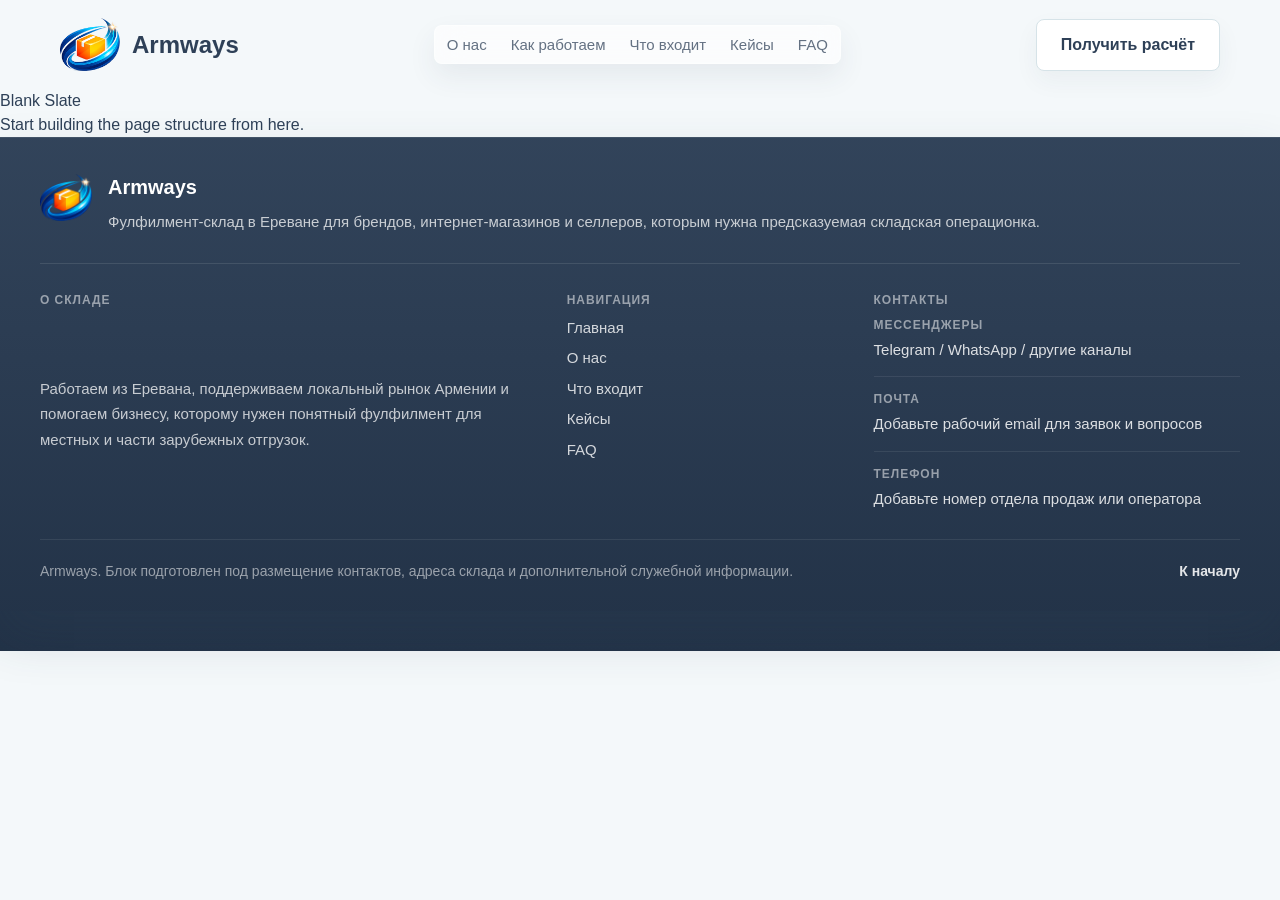
<file: uikit.html>
<!DOCTYPE html>
<html lang="en">
<head>
    <meta charset="UTF-8">
    <meta name="viewport" content="width=device-width, initial-scale=1.0">
    <link rel="stylesheet" href="src/css/styles.css">

    <!-- FAVICON -->
    <!-- Favicon Standart -->
    <link rel="icon" type="image/x-icon" href="src/graphics/favicon.ico">

    <!-- Different devices favicons -->
    <link rel="icon" type="image/png" sizes="16x16" href="src/graphics/png/favicon-16x16.png">
    <link rel="icon" type="image/png" sizes="32x32" href="src/graphics/png/favicon-32x32.png">

    <!-- Chrome-Android -->
    <link rel="icon" type="image/png" sizes="192x192" href="src/graphics/png/android-chrome-192x192.png">
    <link rel="icon" type="image/png" sizes="512x512" href="src/graphics/png/android-chrome-512x512.png">

    <!-- IOS -->
    <link rel="apple-touch-icon" sizes="180x180" href="src/graphics/png/apple-touch-icon.png">

    <!-- Android -->
    <link rel="manifest" href="src/graphics/site.webmanifest">

    <title>UIKIT</title>
    
    <!-- OpenGraphics for Thumbnails -->
    <!-- <meta property="og:title" content="TITLE_PAGE" />
    <meta property="og:site_name" content="SITE_NAME" />
    <meta property="og:description" content="DESCRIPTION_OF_PAGE" />
    <meta property="og:url" content="URL_ADRESS" />
    <meta property="og:type" content="website" />
    <meta property="og:image" content="PATH_TO_IMAGE" />
    <meta property="og:image:width" content="1200" />
    <meta property="og:image:height" content="630" />
    <meta property="og:image:alt" content="IMAGE_DESCRIPTION" />
    <meta property="og:locale" content="ru_RU, en_EN" /> -->

    <!-- Twitter Cards  -->
    <!-- <meta name="twitter:title" content="Заголовок страницы или статьи" />
    <meta name="twitter:description" content="Краткое описание страницы, до 200 символов" />
    <meta name="twitter:image" content="https://yourwebsite.com/path-to-image.jpg" />
    <meta name="twitter:image:alt" content="Описание изображения" /> -->
</head>

<body>
    <div data-partial="src/partials/header.html"></div>

    <main class="page-content">
        <h1>Blank Slate</h1>
        <p>Start building the page structure from here.</p>

        <article class="infocard">

        </article>
        
    </main>

    <div data-partial="src/partials/footer.html"></div>

    <script src="scripts-js-php/script.js"></script>
</body>
</html>
</file>
<file: src/css/styles.css>
@charset "UTF-8";
*, *:before, *:after {
  box-sizing: border-box;
}

html, body, div, span, object, iframe, figure, h1, h2, h3, h4, h5, h6, p, blockquote, pre, a, code, em, img, small, strike, strong, sub, sup, tt, b, u, i, ol, ul, li, fieldset, form, label, table, caption, tbody, tfoot, thead, tr, th, td, main, canvas, embed, footer, header, nav, section, video {
  margin: 0;
  padding: 0;
  border: 0;
  font-size: 100%;
  font: inherit;
  vertical-align: baseline;
  text-rendering: optimizeLegibility;
  -webkit-font-smoothing: antialiased;
  text-size-adjust: none;
}

footer, header, nav, section, main {
  display: block;
}

body {
  line-height: 1;
}

ol, ul {
  list-style: none;
}

blockquote, q {
  quotes: none;
}

blockquote:before, blockquote:after, q:before, q:after {
  content: "";
  content: none;
}

table {
  border-collapse: collapse;
  border-spacing: 0;
}

input {
  border-radius: 0;
}

a {
  text-decoration: none;
  color: #2E4057;
}

.site-footer {
  margin-top: 0;
  padding: 0 0 40px;
  background: linear-gradient(180deg, rgba(46, 64, 87, 0.98), #223247);
}

.site-footer__panel {
  width: 100%;
  padding: 36px 20px 28px;
  border-top: 1px solid rgba(255, 255, 255, 0.08);
  box-shadow: 0 24px 48px rgba(46, 64, 87, 0.2);
}

.site-footer__top,
.site-footer__grid,
.site-footer__bottom {
  width: 100%;
  max-width: 1200px;
  margin-inline: auto;
}

.site-footer__top {
  display: flex;
  justify-content: space-between;
  align-items: flex-start;
  gap: 24px;
  padding-bottom: 28px;
  border-bottom: 1px solid rgba(255, 255, 255, 0.1);
}

.site-footer__brand {
  display: flex;
  justify-content: flex-start;
  align-items: flex-start;
  gap: 16px;
}

.site-footer__brand-media {
  flex: 0 0 auto;
}

.site-footer__brand-logo {
  display: block;
  width: 52px;
  height: auto;
}

.site-footer__brand-copy,
.site-footer__column {
  display: grid;
  gap: 8px;
}

.site-footer__title {
  color: #fff;
  font-size: 20px;
  font-weight: 700;
  line-height: 1.35;
}

.site-footer__text,
.site-footer__lead {
  color: rgba(255, 255, 255, 0.74);
  font-size: 15px;
  line-height: 1.7;
}

.site-footer__grid {
  display: grid;
  grid-template-columns: minmax(0, 1.35fr) minmax(180px, 0.75fr) minmax(0, 1fr);
  gap: 32px;
  padding: 28px 0;
}

.site-footer__heading {
  color: rgba(255, 255, 255, 0.52);
  font-size: 12px;
  font-weight: 600;
  line-height: 1.4;
  letter-spacing: 0.08em;
  text-transform: uppercase;
}

.site-footer__nav {
  align-content: start;
}

.site-footer__link {
  color: rgba(255, 255, 255, 0.8);
  font-size: 15px;
  line-height: 1.5;
  transition: color 0.2s ease;
}
.site-footer__link:hover, .site-footer__link:focus-visible {
  color: #fff;
}

.site-footer__contact-list {
  display: grid;
  gap: 14px;
}

.site-footer__contact-item {
  display: grid;
  gap: 4px;
  padding-bottom: 14px;
  border-bottom: 1px solid rgba(255, 255, 255, 0.08);
}
.site-footer__contact-item:last-child {
  padding-bottom: 0;
  border-bottom: 0;
}

.site-footer__contact-label {
  color: rgba(255, 255, 255, 0.52);
  font-size: 12px;
  font-weight: 600;
  line-height: 1.4;
  letter-spacing: 0.08em;
  text-transform: uppercase;
}

.site-footer__contact-value {
  color: rgba(255, 255, 255, 0.84);
  font-size: 15px;
  line-height: 1.65;
}

.site-footer__bottom {
  display: flex;
  justify-content: space-between;
  align-items: center;
  gap: 20px;
  padding-top: 20px;
  border-top: 1px solid rgba(255, 255, 255, 0.08);
}

.site-footer__copy {
  display: block;
  max-width: 760px;
  color: rgba(255, 255, 255, 0.54);
  font-size: 14px;
  line-height: 1.6;
}

.site-footer__backlink {
  color: rgba(255, 255, 255, 0.88);
  font-size: 14px;
  font-weight: 600;
  line-height: 1.4;
  transition: color 0.2s ease;
}
.site-footer__backlink:hover, .site-footer__backlink:focus-visible {
  color: #fff;
}

.site-footer__cta {
  flex-shrink: 0;
  border-color: transparent;
  background-color: #fff;
  color: #2E4057;
  box-shadow: none;
}
.site-footer__cta:hover, .site-footer__cta:focus-visible {
  border-color: transparent;
  background-color: rgba(255, 255, 255, 0.92);
  color: #2E4057;
}

.backer {
  display: flex;
  justify-content: center;
  align-items: center;
  gap: 8px;
  position: fixed;
  right: 24px;
  bottom: 24px;
  z-index: 200;
  min-height: 48px;
  padding: 12px 16px;
  border: 1px solid rgba(46, 64, 87, 0.08);
  border-radius: 8px;
  background-color: rgba(46, 64, 87, 0.92);
  color: #fff;
  font-size: 14px;
  font-weight: 600;
  line-height: 1;
  box-shadow: 0 18px 32px rgba(46, 64, 87, 0.24);
  backdrop-filter: blur(14px);
  transition: background-color 0.2s ease, color 0.2s ease, transform 0.2s ease, box-shadow 0.2s ease;
}
.backer::before {
  content: "^";
  font-size: 16px;
  line-height: 1;
}
.backer:hover, .backer:focus-visible {
  background-color: #F18F01;
  color: #fff;
  transform: translateY(-1px);
  box-shadow: 0 18px 32px rgba(241, 143, 1, 0.28);
}

@media (max-width: 1024px) {
  .site-footer__grid {
    grid-template-columns: repeat(2, minmax(0, 1fr));
  }
  .site-footer__column--wide {
    grid-column: span 2;
  }
}
@media (max-width: 768px) {
  .site-footer {
    padding-bottom: 28px;
  }
  .site-footer__top,
  .site-footer__bottom {
    flex-direction: column;
    align-items: flex-start;
  }
  .site-footer__grid {
    grid-template-columns: 1fr;
    gap: 24px;
  }
  .site-footer__column--wide {
    grid-column: span 1;
  }
  .site-footer__cta {
    width: 100%;
  }
  .backer {
    right: 16px;
    bottom: 16px;
    padding-inline: 14px;
  }
}
.site-header {
  position: sticky;
  top: 0;
  z-index: 100;
  border-bottom: 0;
  background-color: transparent;
  backdrop-filter: none;
}

.page-home .site-header {
  position: absolute;
  inset: 0 0 auto;
}

.site-header__inner {
  width: min(100%, 1200px);
  margin: 0 auto;
  padding-inline: 20px;
  display: flex;
  justify-content: space-between;
  align-items: center;
  gap: 20px;
  padding-block: 18px;
}

.site-header__brand {
  display: flex;
  justify-content: flex-start;
  align-items: center;
  gap: 12px;
  color: #2E4057;
}

.site-header__brand-media {
  flex: 0 0 auto;
}

.site-header__brand-logo {
  display: block;
  width: 60px;
  height: auto;
}

.site-header__brand-text {
  color: inherit;
  font-size: 24px;
  font-weight: 700;
  line-height: 1.1;
}

.site-header__nav {
  display: flex;
  justify-content: center;
  align-items: center;
  gap: 24px;
  flex-wrap: wrap;
  padding: 8px 12px;
  border: 1px solid rgba(255, 255, 255, 0.42);
  border-radius: 8px;
  background-color: rgba(255, 255, 255, 0.62);
  backdrop-filter: blur(14px);
  box-shadow: 0 12px 28px rgba(46, 64, 87, 0.08);
}

.page-home .site-header__brand,
.page-home .site-header__brand-text {
  color: #fff;
}

.page-home .site-header__nav {
  padding: 0;
  border: 0;
  border-radius: 0;
  background-color: transparent;
  backdrop-filter: none;
  box-shadow: none;
}

.site-header__link {
  color: rgba(46, 64, 87, 0.74);
  font-size: 15px;
  font-weight: 500;
  line-height: 1.4;
  transition: color 0.2s ease;
}
.site-header__link:hover, .site-header__link:focus-visible {
  color: #2E4057;
}

.page-home .site-header__link {
  color: rgba(255, 255, 255, 0.84);
}
.page-home .site-header__link:hover, .page-home .site-header__link:focus-visible {
  color: #fff;
}

.site-header__cta {
  flex-shrink: 0;
}

@media (max-width: 1024px) {
  .site-header__inner {
    flex-wrap: wrap;
    justify-content: flex-start;
  }
  .site-header__nav {
    order: 3;
    width: 100%;
    justify-content: flex-start;
    gap: 12px 20px;
  }
  .site-header__cta {
    margin-left: auto;
  }
}
@media (max-width: 768px) {
  .site-header__inner {
    padding-block: 16px;
  }
  .site-header__brand {
    width: 100%;
  }
  .site-header__brand-logo {
    width: 52px;
  }
  .site-header__brand-text {
    font-size: 21px;
  }
  .site-header__cta {
    margin-left: 0;
    width: 100%;
  }
}
.cta-section {
  margin-top: 48px;
  margin-inline: calc(50% - 50vw);
  padding: 72px 0;
  background: linear-gradient(135deg, #2E4057 0%, #048BA8 100%);
  overflow: hidden;
}

.cta--legacy,
.about-cta--legacy {
  display: none;
}

.cta-section__inner {
  width: min(100%, 1200px);
  margin: 0 auto;
  padding-inline: 20px;
  display: grid;
  grid-template-columns: minmax(0, 1.05fr) minmax(360px, 0.95fr);
  gap: 32px;
  align-items: stretch;
}

.cta-section__content {
  padding-top: 0;
}

.cta-section__eyebrow {
  margin-bottom: 14px;
  color: rgba(255, 255, 255, 0.68);
  font-size: 14px;
  font-weight: 600;
  line-height: 1.4;
  text-transform: uppercase;
}

.cta-section__title {
  max-width: 15ch;
  margin-bottom: 18px;
  color: #fff;
  font-size: 44px;
  font-weight: 700;
  line-height: 1.08;
}

.cta-section__text,
.cta-section__point-text {
  color: rgba(255, 255, 255, 0.76);
}

.cta-section__text {
  max-width: 680px;
  margin-bottom: 28px;
  font-size: 18px;
  line-height: 1.8;
}

.cta-section__points {
  display: grid;
  gap: 16px;
}

.cta-section__point {
  padding-top: 16px;
  border-top: 1px solid rgba(255, 255, 255, 0.12);
}

.cta-section__point-title {
  margin-bottom: 6px;
  color: #fff;
  font-size: 18px;
  font-weight: 600;
  line-height: 1.45;
}

.cta-section__point-text {
  max-width: 560px;
  font-size: 15px;
  line-height: 1.75;
}

.cta-section__form-wrap {
  display: flex;
  min-height: 100%;
  padding: 28px;
  border-radius: 8px;
  background-color: #fff;
  box-shadow: 0 24px 44px rgba(0, 0, 0, 0.16);
}

.cta-section__form {
  display: flex;
  flex: 1 1 auto;
  flex-direction: column;
  gap: 20px;
}

.cta-section__fields {
  display: grid;
  grid-template-columns: repeat(2, minmax(0, 1fr));
  gap: 16px;
}

.cta-section__field {
  display: grid;
  gap: 8px;
}

.cta-section__field--wide {
  grid-column: 1/-1;
}

.cta-section__label {
  color: #2E4057;
  font-size: 14px;
  font-weight: 600;
  line-height: 1.4;
}

.cta-section__input,
.cta-section__textarea {
  width: 100%;
  border: 1px solid #D6E3E8;
  border-radius: 8px;
  background-color: #E9F6F9;
  color: #2E4057;
  transition: border-color 0.2s ease, background-color 0.2s ease, box-shadow 0.2s ease;
}
.cta-section__input::placeholder,
.cta-section__textarea::placeholder {
  color: rgba(46, 64, 87, 0.56);
}
.cta-section__input:focus,
.cta-section__textarea:focus {
  border-color: rgba(241, 143, 1, 0.36);
  background-color: #fff;
  outline: 0;
  box-shadow: 0 0 0 3px rgba(241, 143, 1, 0.14);
}

.cta-section__input {
  min-height: 52px;
  padding: 14px 16px;
}

.cta-section__textarea {
  min-height: 132px;
  padding: 14px 16px;
  resize: vertical;
}

.cta-section__submit-row {
  display: grid;
  gap: 12px;
  margin-top: auto;
}

.cta-section__submit {
  width: 100%;
  min-height: 54px;
}

.cta-section__note {
  color: rgba(46, 64, 87, 0.56);
  font-size: 14px;
  line-height: 1.65;
}

@media (max-width: 1280px) {
  .cta-section__title {
    font-size: 38px;
  }
}
@media (max-width: 1024px) {
  .cta-section__inner {
    grid-template-columns: 1fr;
  }
}
@media (max-width: 768px) {
  .cta-section {
    margin-top: 40px;
    padding: 56px 0;
  }
  .cta-section__title {
    max-width: none;
    font-size: 32px;
  }
  .cta-section__text {
    font-size: 17px;
  }
  .cta-section__form-wrap {
    padding: 22px 20px;
  }
  .cta-section__fields {
    grid-template-columns: 1fr;
  }
  .cta-section__field--wide {
    grid-column: auto;
  }
}
@media (max-width: 375px) {
  .cta-section {
    margin-top: 32px;
    padding: 48px 0;
  }
  .cta-section__title {
    font-size: 28px;
  }
  .cta-section__text,
  .cta-section__point-text,
  .cta-section__note {
    font-size: 15px;
  }
}
.about-page {
  width: min(100%, 1200px);
  margin: 0 auto;
  padding-inline: 20px;
  padding-top: 0;
  padding-bottom: 0;
}

.about-page__section + .about-page__section {
  margin-top: 48px;
}

.about-page__section-header {
  max-width: 820px;
  margin-bottom: 32px;
}

.about-page__eyebrow {
  display: inline-flex;
  margin-bottom: 12px;
  padding: 8px 12px;
  border: 1px solid #D6E3E8;
  border-radius: 8px;
  background-color: #fff;
  color: rgba(46, 64, 87, 0.74);
  font-size: 13px;
  font-weight: 600;
  line-height: 1.2;
  text-transform: uppercase;
}

.about-page__title {
  color: #2E4057;
  font-size: 40px;
  font-weight: 700;
  line-height: 1.12;
}

.about-hero__panel {
  display: grid;
  grid-template-columns: minmax(0, 1.2fr) minmax(320px, 0.9fr);
  gap: 24px;
  padding: 40px;
  border: 1px solid #D6E3E8;
  border-radius: 8px;
  background-color: #fff;
  box-shadow: 0 20px 40px rgba(46, 64, 87, 0.06);
}

.about-hero__content {
  max-width: 760px;
}

.about-hero__eyebrow,
.about-cta__eyebrow {
  margin-bottom: 16px;
  color: rgba(46, 64, 87, 0.74);
  font-size: 14px;
  font-weight: 600;
  line-height: 1.5;
  text-transform: uppercase;
}

.about-hero__title {
  max-width: 13ch;
  margin-bottom: 18px;
  color: #2E4057;
  font-size: 54px;
  font-weight: 700;
  line-height: 1.04;
}

.about-hero__lead,
.about-story__text,
.about-market__item-text,
.about-principles__text,
.about-fit__text,
.about-cta__text,
.about-story__note-text {
  color: rgba(46, 64, 87, 0.74);
}

.about-hero__lead {
  max-width: 680px;
  margin-bottom: 24px;
  font-size: 20px;
  line-height: 1.75;
}

.about-hero__actions {
  display: flex;
  flex-wrap: wrap;
  gap: 12px;
}

.about-hero__aside {
  display: grid;
  gap: 18px;
  align-content: start;
}

.about-hero__media,
.about-capabilities__media {
  overflow: hidden;
  border-radius: 8px;
  background-color: #E9F6F9;
  box-shadow: 0 18px 36px rgba(46, 64, 87, 0.08);
}

.about-hero__image,
.about-capabilities__image {
  display: block;
  width: 100%;
  height: 100%;
  object-fit: cover;
}

.about-hero__image {
  aspect-ratio: 4/3;
}

.about-hero__facts {
  display: grid;
  gap: 12px;
}

.about-hero__fact,
.about-story__note,
.about-fit__item {
  padding: 20px 22px;
  border: 1px solid #D6E3E8;
  border-radius: 8px;
  background-color: #fff;
  box-shadow: 0 14px 30px rgba(46, 64, 87, 0.05);
}

.about-hero__fact {
  display: grid;
  gap: 6px;
}

.about-hero__fact-label,
.about-market__item-label,
.about-story__note-label {
  color: rgba(46, 64, 87, 0.56);
  font-size: 12px;
  font-weight: 600;
  line-height: 1.4;
  letter-spacing: 0.08em;
  text-transform: uppercase;
}

.about-hero__fact-value {
  color: #2E4057;
  font-size: 16px;
  font-weight: 600;
  line-height: 1.55;
}

.about-story__layout {
  display: grid;
  grid-template-columns: minmax(0, 1.3fr) minmax(260px, 0.7fr);
  gap: 32px;
  align-items: start;
}

.about-story__content {
  display: grid;
  gap: 20px;
}

.about-story__text {
  font-size: 17px;
  line-height: 1.85;
}

.about-story__note {
  background: linear-gradient(180deg, rgba(233, 246, 249, 0.96), rgba(255, 255, 255, 0.98));
}

.about-story__note-title,
.about-market__item-title,
.about-principles__title,
.about-fit__title {
  color: #2E4057;
  font-weight: 700;
}

.about-story__note-title {
  margin: 8px 0 10px;
  font-size: 22px;
  line-height: 1.3;
}

.about-story__note-text {
  font-size: 15px;
  line-height: 1.75;
}

.about-market__grid {
  display: grid;
  grid-template-columns: repeat(2, minmax(0, 1fr));
  gap: 24px;
}

.about-market__item {
  padding: 0 0 0 24px;
  border-left: 2px solid rgba(241, 143, 1, 0.18);
}

.about-market__item:last-child {
  border-left-color: rgba(46, 64, 87, 0.12);
}

.about-market__item-title {
  margin: 10px 0 12px;
  font-size: 24px;
  line-height: 1.32;
}

.about-market__item-text {
  font-size: 16px;
  line-height: 1.8;
}

.about-principles {
  padding-top: 40px;
  border-top: 1px solid rgba(46, 64, 87, 0.08);
}

.about-principles__list {
  display: grid;
  grid-template-columns: repeat(2, minmax(0, 1fr));
  gap: 28px 32px;
}

.about-principles__item {
  position: relative;
  display: flex;
  gap: 18px;
  padding-top: 24px;
  border-top: 1px solid rgba(46, 64, 87, 0.12);
}
.about-principles__item::before {
  content: "";
  position: absolute;
  top: -2px;
  left: 0;
  width: 48px;
  height: 3px;
  border-radius: 999px;
  background-color: #F18F01;
}

.about-principles__step {
  display: flex;
  justify-content: center;
  align-items: center;
  gap: 0;
  flex: 0 0 auto;
  padding: 8px 12px;
  border: 1px solid rgba(241, 143, 1, 0.18);
  border-radius: 8px;
  background-color: rgba(241, 143, 1, 0.06);
  color: #F18F01;
  font-size: 14px;
  font-weight: 600;
  line-height: 1;
}

.about-principles__title {
  margin-bottom: 10px;
  font-size: 21px;
  line-height: 1.35;
}

.about-principles__text {
  font-size: 16px;
  line-height: 1.75;
}

.about-capabilities__layout {
  display: grid;
  grid-template-columns: minmax(320px, 0.95fr) minmax(0, 1.05fr);
  gap: 24px;
  align-items: center;
}

.about-capabilities__image {
  aspect-ratio: 4/3;
}

.about-capabilities__list {
  display: grid;
  gap: 14px;
  margin-top: 22px;
}

.about-capabilities__item {
  position: relative;
  padding-left: 28px;
  color: rgba(46, 64, 87, 0.74);
  font-size: 16px;
  line-height: 1.75;
}
.about-capabilities__item::before {
  content: "";
  position: absolute;
  top: 10px;
  left: 0;
  width: 10px;
  height: 10px;
  border-radius: 50%;
  background-color: #F18F01;
}

.about-fit__grid {
  display: grid;
  grid-template-columns: repeat(3, minmax(0, 1fr));
  gap: 20px;
}

.about-fit__title {
  margin-bottom: 10px;
  font-size: 22px;
  line-height: 1.32;
}

.about-fit__text {
  font-size: 16px;
  line-height: 1.75;
}

.about-cta__panel {
  padding: 38px 40px;
  border-radius: 8px;
  background-color: #2E4057;
  box-shadow: 0 20px 40px rgba(46, 64, 87, 0.16);
}

.about-cta__title {
  max-width: 18ch;
  margin-bottom: 16px;
  color: #fff;
  font-size: 40px;
  font-weight: 700;
  line-height: 1.1;
}

.about-cta__text {
  max-width: 760px;
  margin-bottom: 24px;
  color: rgba(255, 255, 255, 0.78);
  font-size: 18px;
  line-height: 1.75;
}

.about-cta__button {
  min-width: 240px;
}

@media (max-width: 1280px) {
  .about-page__title,
  .about-cta__title {
    font-size: 36px;
  }
  .about-hero__title {
    font-size: 48px;
  }
}
@media (max-width: 1024px) {
  .about-page {
    padding-bottom: 0;
  }
  .about-hero__panel,
  .about-story__layout,
  .about-capabilities__layout,
  .about-fit__grid {
    grid-template-columns: 1fr;
  }
  .about-market__grid,
  .about-principles__list {
    grid-template-columns: 1fr;
  }
}
@media (max-width: 768px) {
  .about-page {
    padding-top: 0;
    padding-bottom: 0;
  }
  .about-page__section + .about-page__section {
    margin-top: 40px;
  }
  .about-page__title,
  .about-cta__title {
    font-size: 30px;
  }
  .about-hero__panel,
  .about-cta__panel {
    padding: 24px;
  }
  .about-hero__title {
    font-size: 38px;
  }
  .about-hero__lead,
  .about-cta__text {
    font-size: 17px;
  }
  .about-fit__item,
  .about-story__note {
    padding: 18px 18px 20px;
  }
  .about-principles {
    padding-top: 32px;
  }
}
@media (max-width: 375px) {
  .about-page__section + .about-page__section {
    margin-top: 32px;
  }
  .about-page__title,
  .about-cta__title {
    font-size: 28px;
  }
  .about-hero__title {
    font-size: 32px;
  }
  .about-hero__lead,
  .about-story__text,
  .about-market__item-text,
  .about-principles__text,
  .about-fit__text,
  .about-cta__text {
    font-size: 15px;
  }
  .about-hero__actions .button,
  .about-cta__button {
    width: 100%;
  }
}
.landing {
  width: min(100%, 1200px);
  margin: 0 auto;
  padding-inline: 20px;
  padding-top: 0;
  padding-bottom: 0;
}

.landing__section + .landing__section {
  margin-top: 72px;
}

.landing__section-header {
  max-width: 820px;
  margin-bottom: 44px;
}

.landing__section-eyebrow {
  display: inline-flex;
  margin-bottom: 12px;
  padding: 8px 12px;
  border: 1px solid #D6E3E8;
  border-radius: 8px;
  background-color: #fff;
  color: rgba(46, 64, 87, 0.74);
  font-size: 13px;
  font-weight: 600;
  line-height: 1.2;
  text-transform: uppercase;
}

.landing__section-title {
  color: #2E4057;
  font-size: 40px;
  font-weight: 700;
  line-height: 1.12;
}

.process,
.faq {
  padding-top: 56px;
  border-top: 1px solid rgba(46, 64, 87, 0.08);
}

.hero {
  margin-inline: calc(50% - 50vw);
  padding: 72px 0;
  background: linear-gradient(135deg, #2E4057 0%, #048BA8 100%);
  overflow: hidden;
}

.page-home .hero {
  padding: 156px 0 88px;
}

.hero__panel {
  width: min(100%, 1200px);
  margin: 0 auto;
  padding-inline: 20px;
  display: grid;
  grid-template-columns: minmax(0, 1.34fr) minmax(360px, 1.06fr);
  gap: 48px;
  align-items: center;
}

.hero__content {
  max-width: 700px;
}

.hero__aside {
  display: grid;
  gap: 24px;
  align-content: start;
}

.hero__media {
  width: 100%;
  max-width: 640px;
  margin-left: auto;
  overflow: hidden;
  border-radius: 8px;
  border: 1px solid rgba(255, 255, 255, 0.14);
  background-color: rgba(255, 255, 255, 0.08);
  box-shadow: 0 24px 48px rgba(0, 0, 0, 0.18);
}

.hero__image,
.showcase__image {
  display: block;
  width: 100%;
  height: 100%;
  object-fit: cover;
}

.hero__image {
  aspect-ratio: 4/3;
}

.hero__eyebrow {
  margin-bottom: 16px;
  color: rgba(255, 255, 255, 0.72);
  font-size: 14px;
  font-weight: 600;
  line-height: 1.5;
}

.hero__title {
  max-width: 620px;
  margin-bottom: 24px;
  color: #fff;
  font-size: 44px;
  font-weight: 700;
  line-height: 1.06;
  text-align: left;
  text-wrap: balance;
}

.hero__title-line {
  display: block;
}

.hero__title-line + .hero__title-line {
  margin-top: 6px;
}

.hero__lead {
  max-width: 700px;
  margin-bottom: 32px;
  color: rgba(255, 255, 255, 0.82);
  font-size: 19px;
  line-height: 1.8;
}

.hero__actions {
  margin-bottom: 0;
}

.showcase .landing__section-header {
  max-width: none;
}

.showcase__intro {
  max-width: none;
  margin-top: 18px;
  color: rgba(46, 64, 87, 0.74);
  font-size: 18px;
  line-height: 1.85;
}

.showcase__grid {
  display: grid;
  grid-template-columns: repeat(12, minmax(0, 1fr));
  gap: 24px;
}

.showcase__item {
  position: relative;
  overflow: hidden;
  grid-column: span 5;
  min-height: 320px;
  border-radius: 8px;
  background-color: #fff;
  box-shadow: 0 18px 34px rgba(46, 64, 87, 0.08);
}
.showcase__item::after {
  content: "";
  position: absolute;
  inset: 0;
  background: linear-gradient(180deg, rgba(46, 64, 87, 0.06) 0%, rgba(46, 64, 87, 0.12) 42%, rgba(46, 64, 87, 0.62) 100%);
  pointer-events: none;
}

.showcase__item--wide {
  grid-column: span 7;
}

.showcase__caption {
  position: absolute;
  left: 24px;
  right: 24px;
  bottom: 24px;
  z-index: 1;
  color: #fff;
  font-size: 18px;
  font-weight: 600;
  line-height: 1.45;
}

.showcase__afterword {
  margin-top: 40px;
  padding-top: 32px;
  border-top: 1px solid rgba(46, 64, 87, 0.08);
}

.showcase__afterword-head {
  max-width: 920px;
}

.showcase__afterword-eyebrow {
  margin-bottom: 12px;
  color: rgba(46, 64, 87, 0.56);
  font-size: 12px;
  font-weight: 600;
  line-height: 1.4;
  text-transform: uppercase;
  letter-spacing: 0.08em;
}

.showcase__afterword-title {
  margin-bottom: 14px;
  color: #2E4057;
  font-size: 28px;
  font-weight: 700;
  line-height: 1.25;
}

.showcase__afterword-lead {
  max-width: 960px;
  color: rgba(46, 64, 87, 0.74);
  font-size: 18px;
  line-height: 1.85;
}

.showcase__afterword-grid {
  display: grid;
  grid-template-columns: repeat(2, minmax(0, 1fr));
  gap: 28px 32px;
  margin-top: 30px;
  padding-top: 28px;
  border-top: 1px solid rgba(46, 64, 87, 0.08);
}

.showcase__afterword-item {
  padding-left: 24px;
  border-left: 2px solid rgba(241, 143, 1, 0.18);
}

.showcase__afterword-item:nth-child(even) {
  border-left-color: rgba(4, 139, 168, 0.22);
}

.showcase__afterword-item-title {
  margin-bottom: 10px;
  color: #2E4057;
  font-size: 18px;
  font-weight: 600;
  line-height: 1.45;
}

.showcase__afterword-item-text {
  color: rgba(46, 64, 87, 0.74);
  font-size: 16px;
  line-height: 1.8;
}

.showcase__afterword-note {
  margin-top: 30px;
  padding-top: 28px;
  border-top: 1px solid rgba(46, 64, 87, 0.08);
}

.showcase__afterword-note-title {
  margin-bottom: 10px;
  color: #2E4057;
  font-size: 17px;
  font-weight: 600;
  line-height: 1.5;
}

.showcase__afterword-note-text {
  max-width: 1040px;
  color: rgba(46, 64, 87, 0.74);
  font-size: 16px;
  line-height: 1.85;
}

.problem__grid {
  display: grid;
  grid-template-columns: repeat(2, minmax(0, 1fr));
  gap: 36px 56px;
}

.cases__card {
  border: 1px solid #D6E3E8;
  border-radius: 8px;
  background-color: #fff;
  box-shadow: 0 16px 32px rgba(46, 64, 87, 0.05);
}

.problem__card {
  padding: 0 0 0 32px;
  border-left: 2px solid rgba(241, 143, 1, 0.18);
}

.problem__card:nth-child(even) {
  border-left-color: rgba(46, 64, 87, 0.12);
}

.problem__card-title,
.process__item-title,
.models__title,
.features__title,
.cases__name {
  color: #2E4057;
  font-weight: 700;
}

.problem__card-title {
  margin-bottom: 16px;
  font-size: 22px;
  line-height: 1.35;
}

.problem__card-text,
.process__item-text,
.models__intro,
.models__subtitle,
.models__text,
.models__list-item,
.features__text,
.cases__text,
.faq__answer,
.cta__text,
.cta__note {
  color: rgba(46, 64, 87, 0.74);
}

.problem__card-text {
  font-size: 16px;
  line-height: 1.85;
}

.process__list {
  display: grid;
  grid-template-columns: repeat(3, minmax(0, 1fr));
  gap: 40px 48px;
}

.process__item {
  display: grid;
  gap: 18px;
  padding-left: 28px;
  border-left: 1px solid rgba(46, 64, 87, 0.12);
}

.process__step {
  width: auto;
  height: auto;
  margin-bottom: 0;
  padding: 0;
  border: 0;
  border-radius: 0;
  background-color: transparent;
  color: #F18F01;
  font-size: 36px;
  font-weight: 700;
  line-height: 1;
}

.process__item-title {
  margin-bottom: 0;
  font-size: 24px;
  line-height: 1.35;
}

.process__item-text {
  font-size: 16px;
  line-height: 1.85;
}

.models__intro {
  max-width: 760px;
  margin-top: 18px;
  font-size: 18px;
  line-height: 1.85;
}

.models__grid {
  display: grid;
  grid-template-columns: repeat(3, minmax(0, 1fr));
  gap: 28px;
}

.models__card {
  height: 100%;
  padding: 34px;
  border: 1px solid #D6E3E8;
  border-radius: 8px;
  background-color: #fff;
  box-shadow: 0 16px 32px rgba(46, 64, 87, 0.05);
}

.models__card--wide {
  grid-column: span 2;
  background: linear-gradient(180deg, rgba(233, 246, 249, 0.92), rgba(255, 255, 255, 0.98));
}

.models__head {
  display: flex;
  align-items: flex-start;
  gap: 14px;
  margin-bottom: 18px;
}

.models__icon {
  position: relative;
  flex: 0 0 18px;
  width: 18px;
  height: 18px;
  margin-top: 5px;
  border-radius: 6px;
  background-color: #F18F01;
  box-shadow: 0 10px 18px rgba(241, 143, 1, 0.24);
}
.models__icon::after {
  content: "";
  position: absolute;
  inset: 4px;
  border: 1px solid rgba(255, 255, 255, 0.92);
  border-radius: 2px;
}

.models__heading {
  min-width: 0;
}

.models__title {
  margin-bottom: 4px;
  font-size: 20px;
  line-height: 1.35;
}

.models__subtitle {
  font-size: 15px;
  line-height: 1.5;
}

.models__text {
  margin-bottom: 16px;
  font-size: 16px;
  line-height: 1.75;
}

.models__card:not(.models__card--wide) .models__text:last-child {
  margin-bottom: 0;
}

.models__list {
  display: grid;
  gap: 12px;
}

.models__list-item {
  position: relative;
  padding-left: 24px;
  font-size: 15px;
  line-height: 1.7;
}
.models__list-item::before {
  content: "";
  position: absolute;
  top: 10px;
  left: 0;
  width: 8px;
  height: 8px;
  border-radius: 50%;
  background-color: #F18F01;
}

.models__list--ordered {
  counter-reset: model-step;
}

.models__list--ordered .models__list-item {
  padding-left: 32px;
}
.models__list--ordered .models__list-item::before {
  content: counter(model-step) ".";
  counter-increment: model-step;
  top: 0;
  width: auto;
  height: auto;
  border-radius: 0;
  background-color: transparent;
  color: #2E4057;
  font-size: 15px;
  font-weight: 600;
  line-height: 1.7;
}

.features__list {
  display: grid;
  grid-template-columns: repeat(2, minmax(0, 1fr));
  gap: 0 56px;
}

.features__item {
  display: flex;
  gap: 18px;
  min-height: 0;
  padding: 28px 0;
  border-bottom: 1px solid rgba(46, 64, 87, 0.08);
}

.features__icon {
  display: flex;
  justify-content: center;
  align-items: center;
  gap: 0;
  flex: 0 0 32px;
  width: 32px;
  height: 32px;
  border-radius: 8px;
  background-color: rgba(241, 143, 1, 0.12);
  color: #F18F01;
  font-size: 16px;
  font-weight: 700;
  line-height: 1;
}

.features__body {
  min-width: 0;
}

.features__title {
  margin-bottom: 10px;
  font-size: 18px;
  line-height: 1.4;
}

.features__text {
  font-size: 15px;
  line-height: 1.8;
}

.cases__grid {
  display: grid;
  grid-template-columns: repeat(12, minmax(0, 1fr));
  gap: 28px;
}

.cases__card {
  grid-column: span 6;
  padding: 34px;
}

.cases__card--featured {
  grid-column: span 12;
  background: radial-gradient(circle at top right, rgba(241, 143, 1, 0.12), transparent 30%), #fff;
}

.cases__card--accent {
  background: linear-gradient(180deg, rgba(241, 143, 1, 0.08), transparent 38%), #fff;
}

.cases__card--contrast {
  background: linear-gradient(180deg, rgba(46, 64, 87, 0.04), transparent 42%), #fff;
}

.cases__top {
  display: flex;
  justify-content: space-between;
  align-items: flex-start;
  gap: 16px;
  margin-bottom: 24px;
}

.cases__profile {
  display: flex;
  justify-content: flex-start;
  align-items: center;
  gap: 14px;
  min-width: 0;
}

.cases__avatar {
  display: block;
  width: 72px;
  height: 72px;
  flex: 0 0 72px;
  border: 2px solid rgba(255, 255, 255, 0.9);
  border-radius: 50%;
  object-fit: cover;
  object-position: center top;
  box-shadow: 0 12px 24px rgba(46, 64, 87, 0.14);
}

.cases__person {
  min-width: 0;
}

.cases__name {
  margin-bottom: 4px;
  font-size: 22px;
  line-height: 1.25;
}

.cases__role {
  color: rgba(46, 64, 87, 0.74);
  font-size: 15px;
  line-height: 1.55;
}

.cases__tag {
  display: inline-flex;
  align-items: center;
  min-height: 34px;
  padding: 8px 12px;
  border: 1px solid rgba(46, 64, 87, 0.08);
  border-radius: 8px;
  background-color: rgba(255, 255, 255, 0.72);
  color: #2E4057;
  font-size: 13px;
  font-weight: 600;
  line-height: 1.2;
  white-space: nowrap;
}

.cases__metrics {
  display: grid;
  grid-template-columns: repeat(3, minmax(0, 1fr));
  gap: 20px;
  margin-bottom: 28px;
  padding-top: 20px;
  border-top: 1px solid rgba(46, 64, 87, 0.08);
}

.cases__metric {
  display: grid;
  gap: 6px;
}

.cases__metric-value {
  color: #2E4057;
  font-size: 30px;
  font-weight: 700;
  line-height: 1;
}

.cases__metric-label {
  color: rgba(46, 64, 87, 0.56);
  font-size: 13px;
  line-height: 1.45;
}

.cases__text,
.cases__result {
  font-size: 16px;
  line-height: 1.75;
}

.cases__text {
  margin-bottom: 18px;
}

.cases__result {
  padding-top: 16px;
  border-top: 1px solid rgba(46, 64, 87, 0.08);
  color: #2E4057;
  font-weight: 600;
}

.faq__list {
  display: grid;
  gap: 0;
  border-top: 1px solid rgba(46, 64, 87, 0.08);
}

.faq__item {
  border-bottom: 1px solid rgba(46, 64, 87, 0.08);
}

.faq__question {
  position: relative;
  padding: 28px 52px 28px 0;
  color: #2E4057;
  font-size: 18px;
  font-weight: 600;
  line-height: 1.5;
  cursor: pointer;
  list-style: none;
}
.faq__question::-webkit-details-marker {
  display: none;
}
.faq__question::after {
  display: flex;
  justify-content: center;
  align-items: center;
  gap: 0;
  content: "+";
  position: absolute;
  top: 50%;
  right: 0;
  width: 32px;
  height: 32px;
  border: 1px solid rgba(46, 64, 87, 0.08);
  border-radius: 8px;
  background-color: rgba(46, 64, 87, 0.04);
  color: rgba(46, 64, 87, 0.74);
  font-size: 18px;
  font-weight: 500;
  line-height: 1;
  transform: translateY(-50%);
  transition: color 0.2s ease, border-color 0.2s ease;
}

.faq__item[open] .faq__question::after {
  content: "−";
  color: #2E4057;
  border-color: rgba(46, 64, 87, 0.16);
}

.faq__item[open] .faq__question::after {
  content: "-";
  background-color: #2E4057;
  color: #fff;
  border-color: #2E4057;
}

.faq__answer {
  max-width: 920px;
  padding: 0 0 28px;
  font-size: 16px;
  line-height: 1.85;
}

.cta__panel {
  padding: 38px 40px;
  border-radius: 8px;
  background-color: #2E4057;
  box-shadow: 0 20px 40px rgba(46, 64, 87, 0.16);
}

.cta__eyebrow {
  margin-bottom: 12px;
  color: rgba(255, 255, 255, 0.72);
  font-size: 14px;
  font-weight: 600;
  line-height: 1.4;
  text-transform: uppercase;
}

.cta__title {
  max-width: 15ch;
  margin-bottom: 16px;
  color: #fff;
  font-size: 40px;
  font-weight: 700;
  line-height: 1.1;
}

.cta__text {
  max-width: 760px;
  margin-bottom: 24px;
  color: rgba(255, 255, 255, 0.78);
  font-size: 18px;
  line-height: 1.75;
}

.cta__actions {
  margin-bottom: 18px;
}

.cta__button {
  min-width: 240px;
  background-color: #fff;
  color: #2E4057;
  box-shadow: none;
}
.cta__button:hover, .cta__button:focus-visible {
  background-color: rgba(255, 255, 255, 0.94);
  color: #2E4057;
}

.cta__note {
  max-width: 720px;
  color: rgba(255, 255, 255, 0.62);
  font-size: 15px;
  line-height: 1.7;
}

@media (max-width: 1280px) {
  .hero__title {
    font-size: 40px;
  }
  .landing__section-title,
  .cta__title {
    font-size: 36px;
  }
}
@media (max-width: 1024px) {
  .landing {
    padding-bottom: 0;
  }
  .hero {
    padding: 64px 0;
  }
  .page-home .hero {
    padding: 180px 0 76px;
  }
  .hero__panel,
  .problem__grid,
  .cases__grid {
    grid-template-columns: 1fr;
  }
  .hero__media {
    max-width: none;
    margin-left: 0;
  }
  .showcase__grid {
    grid-template-columns: repeat(2, minmax(0, 1fr));
  }
  .showcase__item,
  .showcase__item--wide {
    grid-column: span 1;
    min-height: 280px;
  }
  .cases__card,
  .cases__card--featured {
    grid-column: span 1;
  }
  .models__grid {
    grid-template-columns: repeat(2, minmax(0, 1fr));
  }
  .models__card--wide {
    grid-column: span 2;
  }
  .process__list {
    grid-template-columns: repeat(2, minmax(0, 1fr));
  }
  .hero__title {
    max-width: 560px;
    font-size: 36px;
  }
  .hero__lead {
    font-size: 18px;
  }
}
@media (max-width: 768px) {
  .landing {
    padding-top: 0;
    padding-bottom: 0;
  }
  .hero {
    padding: 56px 0;
  }
  .page-home .hero {
    padding: 248px 0 64px;
  }
  .landing__section + .landing__section {
    margin-top: 52px;
  }
  .landing__section-header {
    margin-bottom: 36px;
  }
  .landing__section-title,
  .cta__title {
    font-size: 30px;
  }
  .process,
  .faq {
    padding-top: 44px;
  }
  .cases__card,
  .cta__panel,
  .models__card {
    padding: 24px;
  }
  .hero__title {
    max-width: none;
    font-size: 31px;
    line-height: 1.1;
  }
  .cta__text,
  .showcase__intro {
    font-size: 17px;
  }
  .showcase__grid {
    grid-template-columns: 1fr;
  }
  .showcase__item,
  .showcase__item--wide {
    min-height: 240px;
  }
  .showcase__afterword {
    margin-top: 28px;
    padding-top: 24px;
  }
  .showcase__afterword-title {
    font-size: 24px;
  }
  .showcase__afterword-grid {
    grid-template-columns: 1fr;
    gap: 22px;
    margin-top: 24px;
    padding-top: 24px;
  }
  .showcase__afterword-note {
    margin-top: 24px;
    padding-top: 24px;
  }
  .problem__card {
    padding-left: 24px;
  }
  .cases__top {
    flex-direction: column;
    align-items: flex-start;
  }
  .cases__metrics {
    grid-template-columns: 1fr;
    gap: 14px;
  }
  .process__list {
    grid-template-columns: 1fr;
  }
  .models__grid {
    grid-template-columns: 1fr;
  }
  .models__card--wide {
    grid-column: span 1;
  }
  .features__list {
    grid-template-columns: 1fr;
    gap: 0;
  }
  .faq__question {
    padding-right: 48px;
    font-size: 17px;
  }
  .button {
    width: 100%;
  }
}
@media (max-width: 375px) {
  .hero {
    padding: 48px 0;
  }
  .page-home .hero {
    padding: 264px 0 56px;
  }
  .landing__section + .landing__section {
    margin-top: 44px;
  }
  .landing__section-header {
    margin-bottom: 28px;
  }
  .landing__section-title,
  .cta__title {
    font-size: 28px;
  }
  .hero__title {
    font-size: 27px;
    line-height: 1.12;
  }
  .hero__title-line + .hero__title-line {
    margin-top: 4px;
  }
  .hero__lead,
  .showcase__intro,
  .showcase__afterword-lead,
  .showcase__afterword-item-text,
  .showcase__afterword-note-text,
  .problem__card-text,
  .process__item-text,
  .cases__role,
  .cases__text,
  .cases__result,
  .faq__answer,
  .cta__text,
  .cta__note {
    font-size: 15px;
  }
  .cases__avatar {
    width: 64px;
    height: 64px;
    flex-basis: 64px;
  }
  .showcase__afterword {
    margin-top: 24px;
    padding-top: 22px;
  }
  .showcase__afterword-title {
    font-size: 22px;
  }
  .cases__metric-value {
    font-size: 26px;
  }
}
html {
  scroll-behavior: smooth;
}

body {
  background-color: #F4F8FA;
  color: #2E4057;
  font-family: "Exo 2", Arial, sans-serif;
  font-size: 16px;
  line-height: 1.5;
}

button,
input,
textarea,
select {
  font: inherit;
}

button {
  border: 0;
  background: transparent;
  cursor: pointer;
}

.button {
  display: flex;
  justify-content: center;
  align-items: center;
  gap: 10px;
  min-height: 52px;
  padding: 14px 24px;
  border: 1px solid transparent;
  border-radius: 8px;
  font-size: 16px;
  font-weight: 600;
  line-height: 1.25;
  text-align: center;
  transition: background-color 0.2s ease, color 0.2s ease, border-color 0.2s ease, box-shadow 0.2s ease, transform 0.2s ease;
}
.button:hover, .button:focus-visible {
  transform: translateY(-1px);
}
.button:focus-visible {
  outline: 2px solid rgba(241, 143, 1, 0.24);
  outline-offset: 2px;
}

.button--primary {
  background-color: #F18F01;
  color: #fff;
  box-shadow: 0 14px 28px rgba(241, 143, 1, 0.18);
}
.button--primary:hover, .button--primary:focus-visible {
  background-color: #D87E01;
  color: #fff;
}

.button--secondary {
  border-color: #D6E3E8;
  background-color: #fff;
  color: #2E4057;
  box-shadow: 0 10px 24px rgba(46, 64, 87, 0.05);
}
.button--secondary:hover, .button--secondary:focus-visible {
  border-color: rgba(46, 64, 87, 0.18);
  background-color: #E9F6F9;
  color: #2E4057;
}/*# sourceMappingURL=styles.css.map */
</file>
